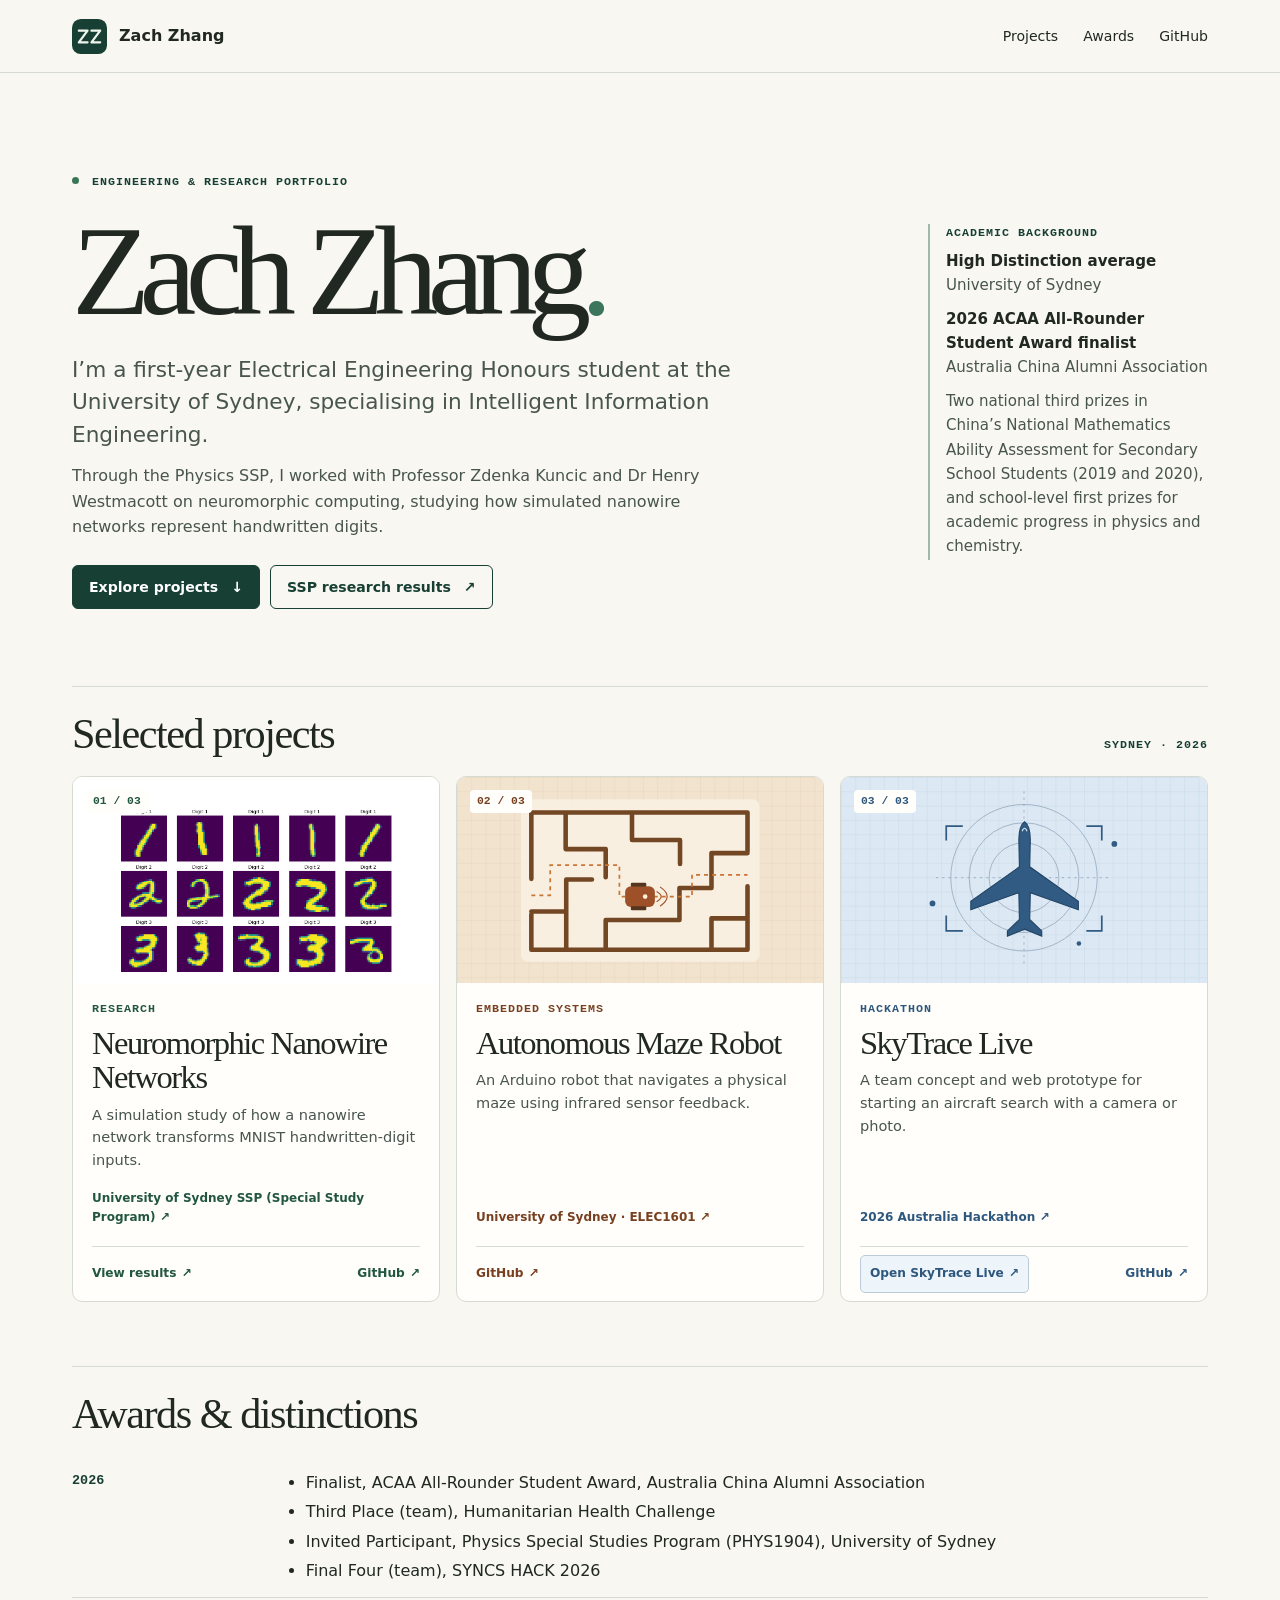
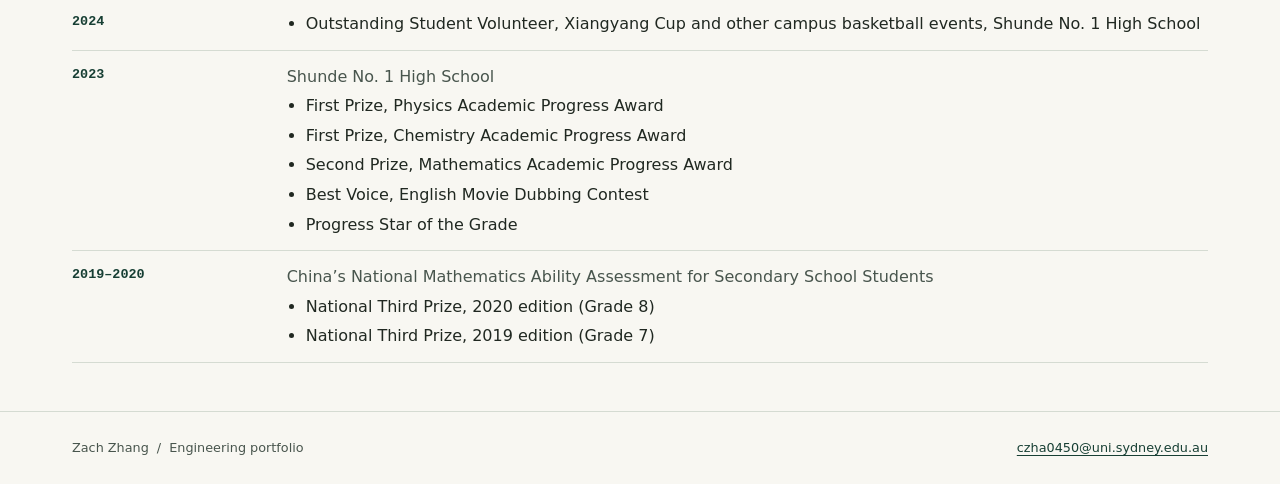
<file: index.html>
<!doctype html>
<html lang="en">
<head>
  <meta charset="utf-8">
  <meta name="viewport" content="width=device-width, initial-scale=1">
  <meta name="description" content="Zach Zhang, a University of Sydney Electrical Engineering Honours student. Projects in neuromorphic computing, embedded systems and aircraft identification.">
  <title>Engineering &amp; Research Portfolio | Zach Zhang</title>
  <link rel="icon" href="assets/mark.svg" type="image/svg+xml">
  <link rel="stylesheet" href="assets/style.css?v=awards-contact">
</head>
<body>
  <a class="skip" href="#main">Skip to content</a>
  <header class="top"><div class="wrap bar">
    <a class="brand" href="index.html"><img src="assets/mark.svg" width="35" height="35" alt=""> Zach Zhang</a>
    <nav aria-label="Main navigation"><a href="#work">Projects</a><a href="#awards">Awards</a><a href="https://github.com/zchenrui712-cell">GitHub</a></nav>
  </div></header>

  <main id="main" class="wrap">
    <section class="intro" aria-labelledby="intro-title"><div>
      <p class="eyebrow"><span class="dot"></span> Engineering &amp; research portfolio</p>
      <h1 id="intro-title">Zach Zhang<span class="period">.</span></h1>
      <p class="lead">I’m a first-year Electrical Engineering Honours student at the University of Sydney, specialising in Intelligent Information Engineering.</p>
      <p class="intro-summary">Through the Physics SSP, I worked with Professor Zdenka Kuncic and Dr Henry Westmacott on neuromorphic computing, studying how simulated nanowire networks represent handwritten digits.</p>
      <div class="intro-links">
        <a class="button primary" href="#work">Explore projects <span aria-hidden="true">↓</span></a>
        <a class="button secondary" href="nwn.html#results">SSP research results <span aria-hidden="true">↗</span></a>
      </div>
    </div>
    <aside class="intro-note" aria-labelledby="background-title">
      <h2 class="eyebrow" id="background-title">Academic background</h2>
      <ul class="academic-highlights">
        <li><strong>High Distinction average</strong><br>University of Sydney</li>
        <li><strong>2026 ACAA All-Rounder Student Award finalist</strong><br>Australia China Alumni Association</li>
        <li>Two national third prizes in China’s National Mathematics Ability Assessment for Secondary School Students (2019 and 2020), and school-level first prizes for academic progress in physics and chemistry.</li>
      </ul>
    </aside></section>
    <section id="work" class="work" aria-labelledby="work-title"><div class="section-top"><h2 id="work-title">Selected projects</h2><span class="eyebrow">Sydney · 2026</span></div><div class="cards"><article class="card nwn">
      <a class="card-overview" href="nwn.html">
        <div class="card-art card-art-samples"><img src="assets/research/mnist-pilot-inputs.png" alt="MNIST samples from the 15-image pilot study" width="969" height="591"><span class="card-index">01 / 03</span></div>
        <div class="card-copy"><p class="eyebrow">Research</p><h3>Neuromorphic Nanowire Networks</h3><p>A simulation study of how a nanowire network transforms MNIST handwritten-digit inputs.</p><span class="card-tag">University of Sydney SSP (Special Study Program) <span aria-hidden="true">↗</span></span></div>
      </a>
      <div class="card-actions"><a href="nwn.html#results">View results <span aria-hidden="true">↗</span></a><a href="https://github.com/zchenrui712-cell/nwn-ssp" aria-label="Neuromorphic Nanowire Networks on GitHub">GitHub <span aria-hidden="true">↗</span></a></div>
    </article>
<article class="card robot">
      <a class="card-overview" href="robot.html">
        <div class="card-art"><img src="assets/robot.svg" alt="" width="640" height="360"><span class="card-index">02 / 03</span></div>
        <div class="card-copy"><p class="eyebrow">Embedded systems</p><h3>Autonomous Maze Robot</h3><p>An Arduino robot that navigates a physical maze using infrared sensor feedback.</p><span class="card-tag">University of Sydney · ELEC1601 <span aria-hidden="true">↗</span></span></div>
      </a>
      <div class="card-actions"><a href="https://github.com/zchenrui712-cell/elec1601-maze-robot" aria-label="Autonomous Maze Robot on GitHub">GitHub <span aria-hidden="true">↗</span></a></div>
    </article>
<article class="card skytrace">
      <a class="card-overview" href="skytrace.html">
        <div class="card-art"><img src="assets/skytrace.svg" alt="" width="640" height="360"><span class="card-index">03 / 03</span></div>
        <div class="card-copy"><p class="eyebrow">Hackathon</p><h3>SkyTrace Live</h3><p>A team concept and web prototype for starting an aircraft search with a camera or photo.</p><span class="card-tag">2026 Australia Hackathon <span aria-hidden="true">↗</span></span></div>
      </a>
      <div class="card-actions"><a class="card-demo" href="skytrace-live/">Open SkyTrace Live <span aria-hidden="true">↗</span></a><a href="https://github.com/zchenrui712-cell/skytrace-live" aria-label="SkyTrace Live on GitHub">GitHub <span aria-hidden="true">↗</span></a></div>
    </article></div></section>
    <section id="awards" class="awards" aria-labelledby="awards-title">
      <div class="section-top"><h2 id="awards-title">Awards &amp; distinctions</h2></div>
      <div class="award-year">
        <h3>2026</h3>
        <ul>
          <li>Finalist, ACAA All-Rounder Student Award, Australia China Alumni Association</li>
          <li>Third Place (team), Humanitarian Health Challenge</li>
          <li>Invited Participant, Physics Special Studies Program (PHYS1904), University of Sydney</li>
          <li>Final Four (team), SYNCS HACK 2026</li>
        </ul>
      </div>
      <div class="award-year">
        <h3>2024</h3>
        <ul><li>Outstanding Student Volunteer, Xiangyang Cup and other campus basketball events, Shunde No. 1 High School</li></ul>
      </div>
      <div class="award-year">
        <h3>2023</h3>
        <div>
          <p>Shunde No. 1 High School</p>
          <ul>
            <li>First Prize, Physics Academic Progress Award</li>
            <li>First Prize, Chemistry Academic Progress Award</li>
            <li>Second Prize, Mathematics Academic Progress Award</li>
            <li>Best Voice, English Movie Dubbing Contest</li>
            <li>Progress Star of the Grade</li>
          </ul>
        </div>
      </div>
      <div class="award-year">
        <h3>2019–2020</h3>
        <div>
          <p>China’s National Mathematics Ability Assessment for Secondary School Students</p>
          <ul>
            <li>National Third Prize, 2020 edition (Grade 8)</li>
            <li>National Third Prize, 2019 edition (Grade 7)</li>
          </ul>
        </div>
      </div>
    </section>
  </main>
  <footer class="foot"><div class="wrap bar contact-bar"><span>Zach Zhang <span class="quiet">/</span> Engineering portfolio</span><a href="mailto:czha0450@uni.sydney.edu.au">czha0450@uni.sydney.edu.au</a></div></footer>
</body>
</html>
</file>
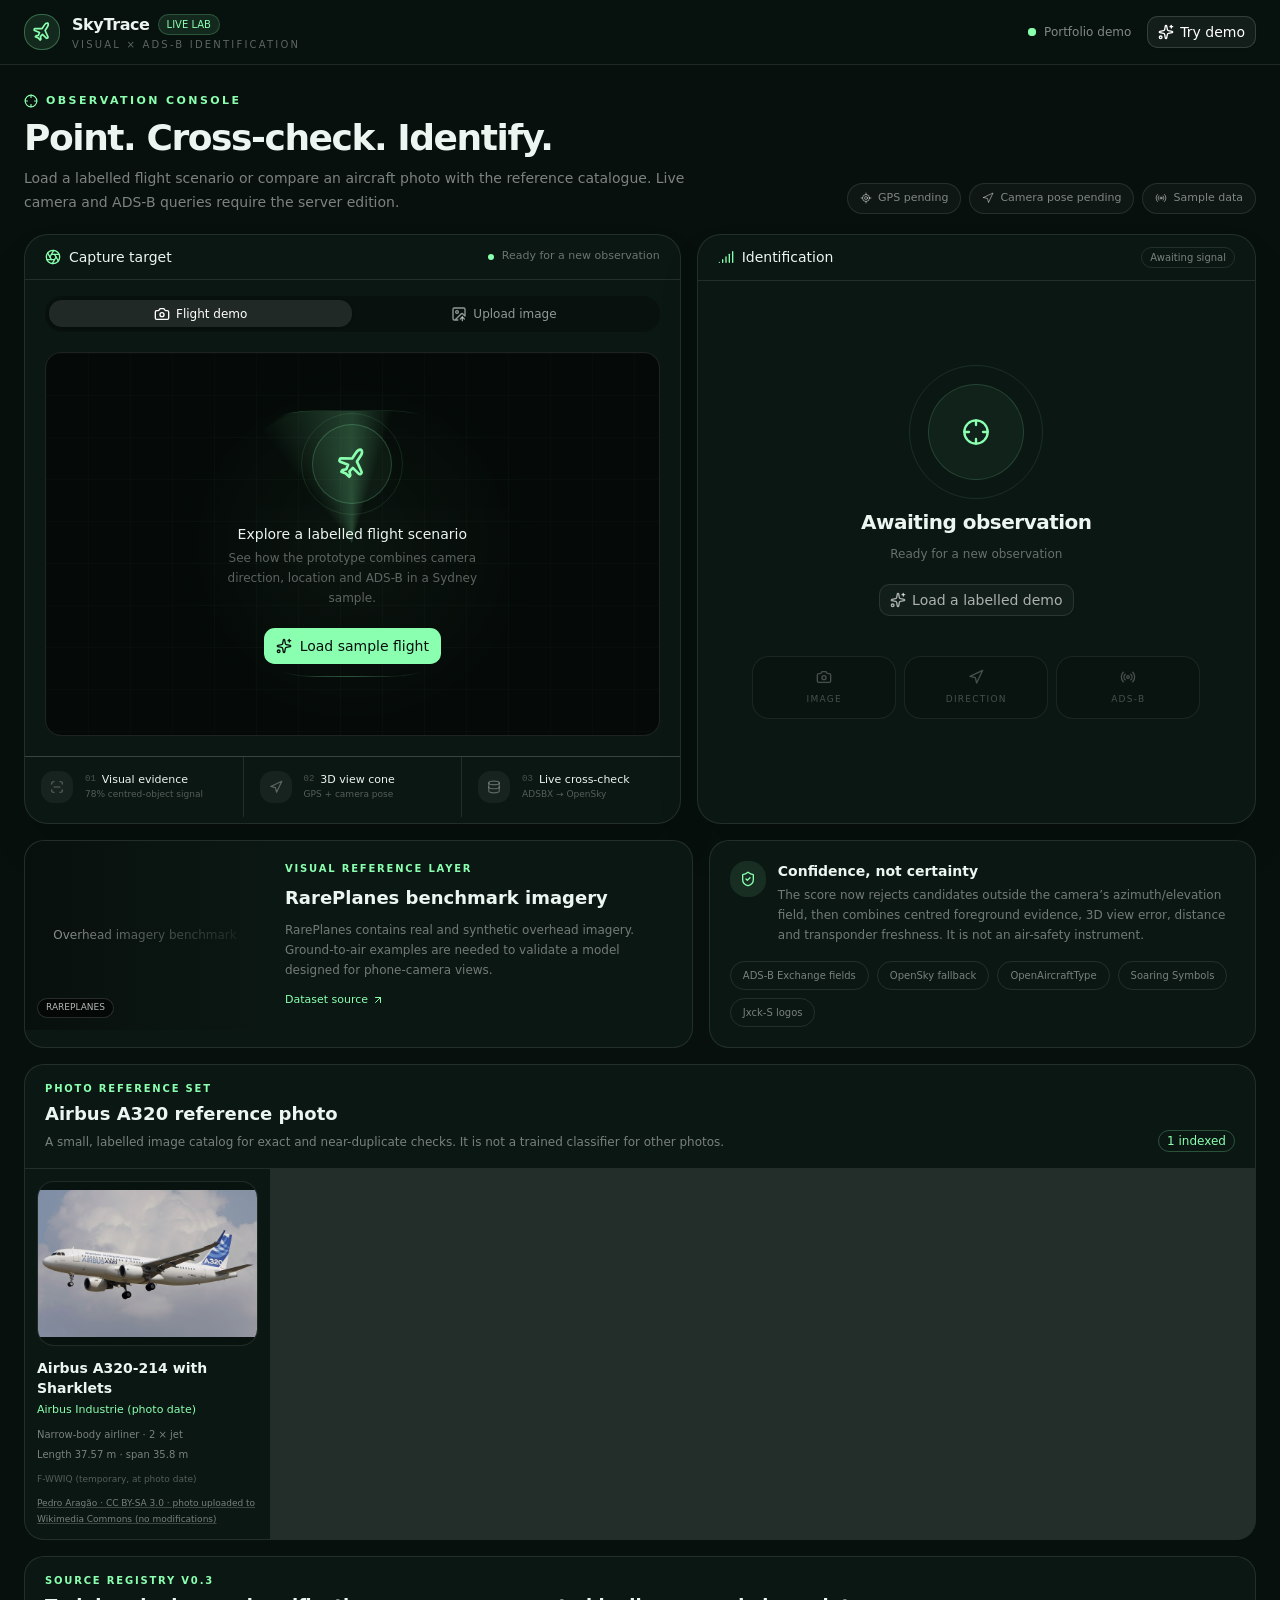
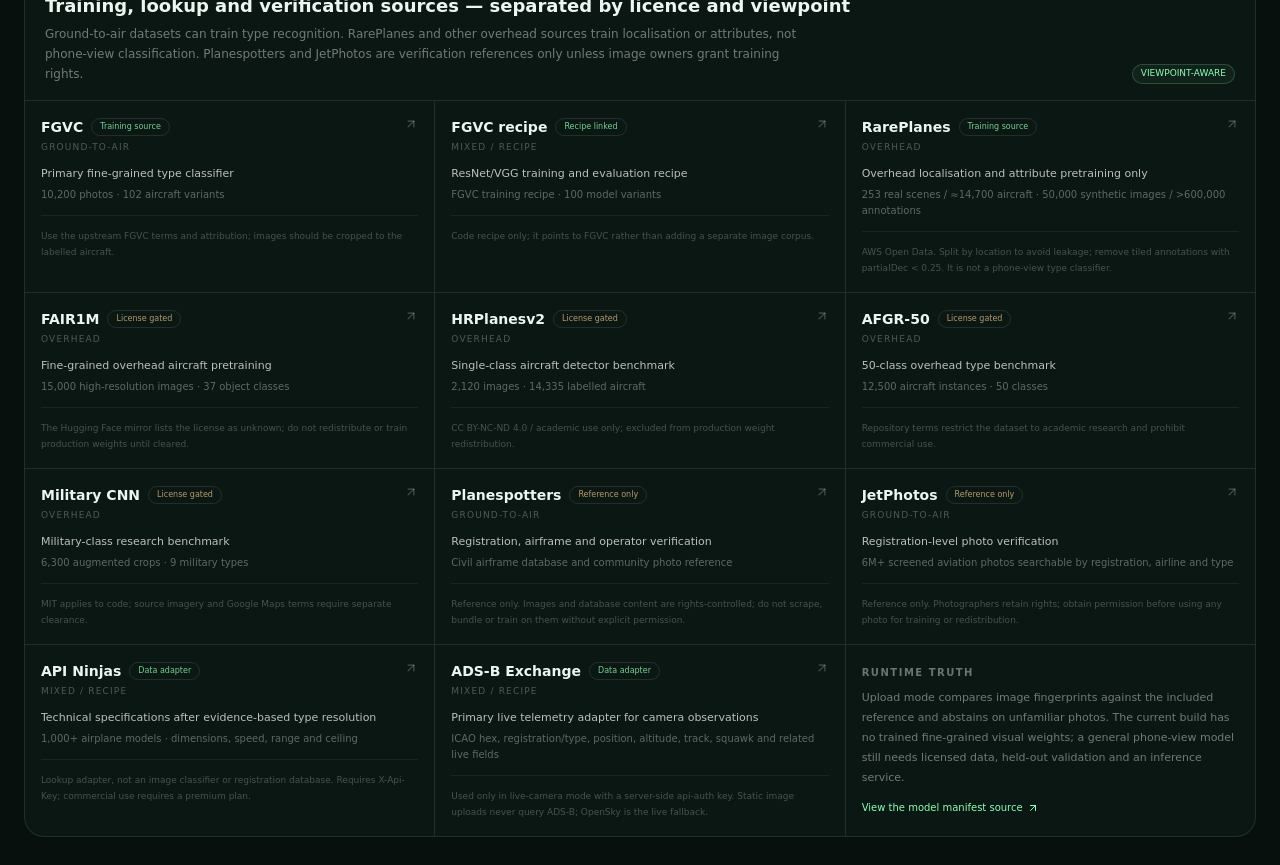
<file: skytrace-live/index.html>
<!doctype html>
<html lang="en">
  <head>
    <meta charset="utf-8">
    <meta name="viewport" content="width=device-width, initial-scale=1">
    <meta name="description" content="The SkyTrace Live aircraft identification prototype from the 2026 Australia Hackathon.">
    <link rel="icon" href="./favicon.svg" type="image/svg+xml">
    <title>SkyTrace Live — Visual Aircraft Identification</title>
    <script type="module" crossorigin src="./assets/index-CQQ0w3uX.js"></script>
    <link rel="stylesheet" crossorigin href="./assets/index-RFSYGuui.css">
  </head>
  <body class="antialiased">
    <div id="root"></div>
  </body>
</html>
</file>
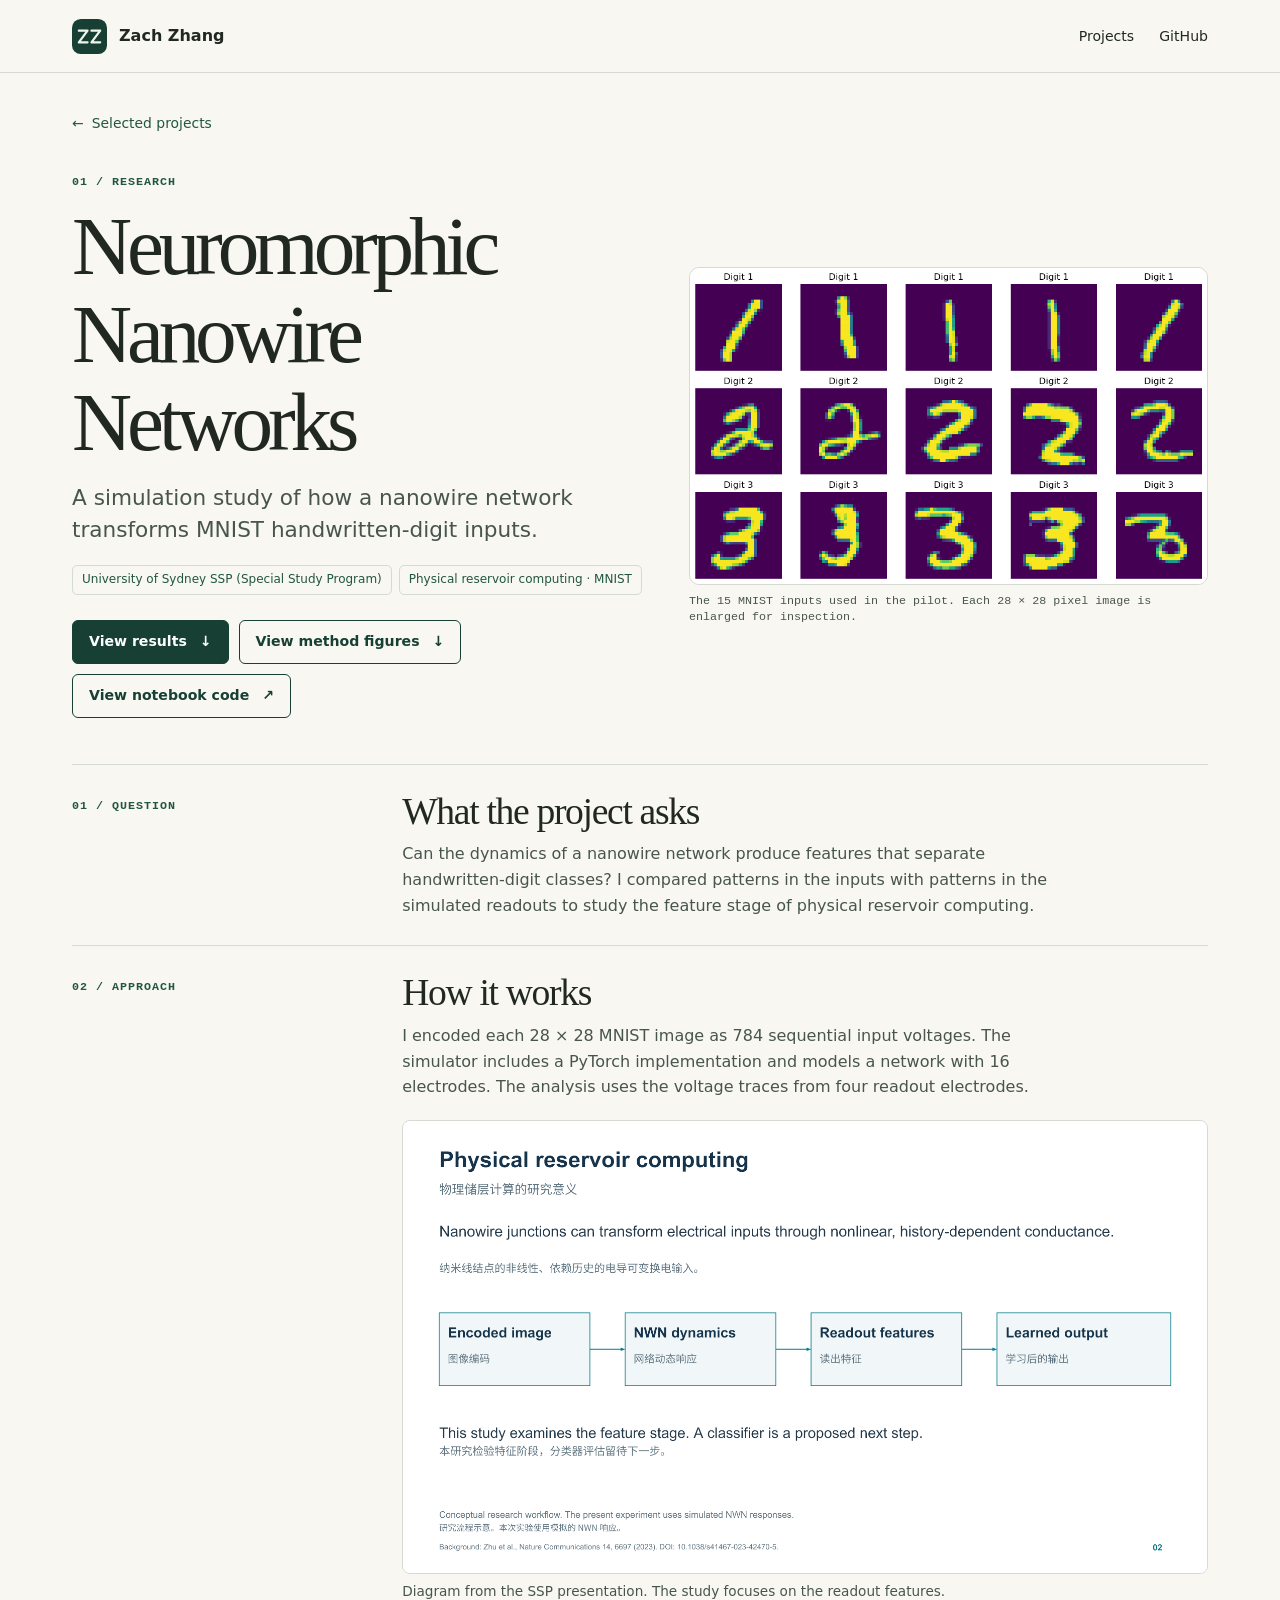
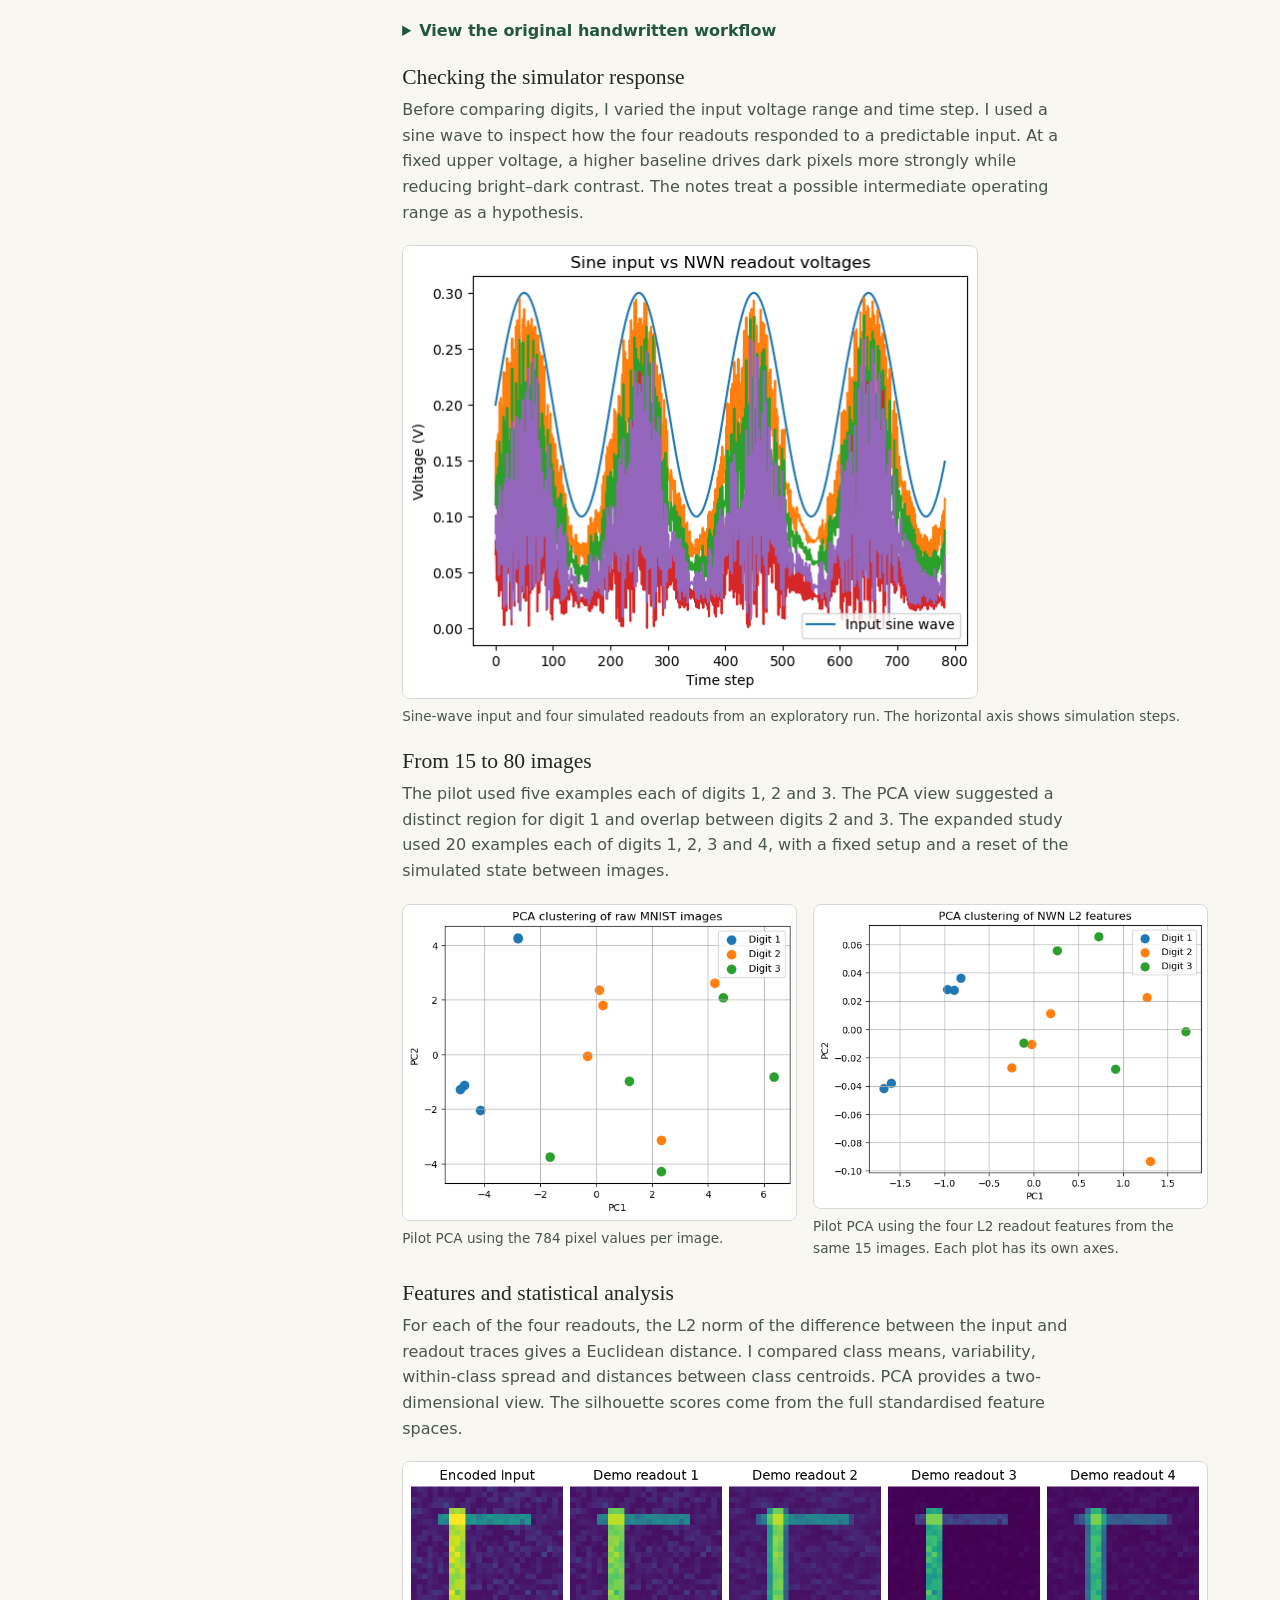
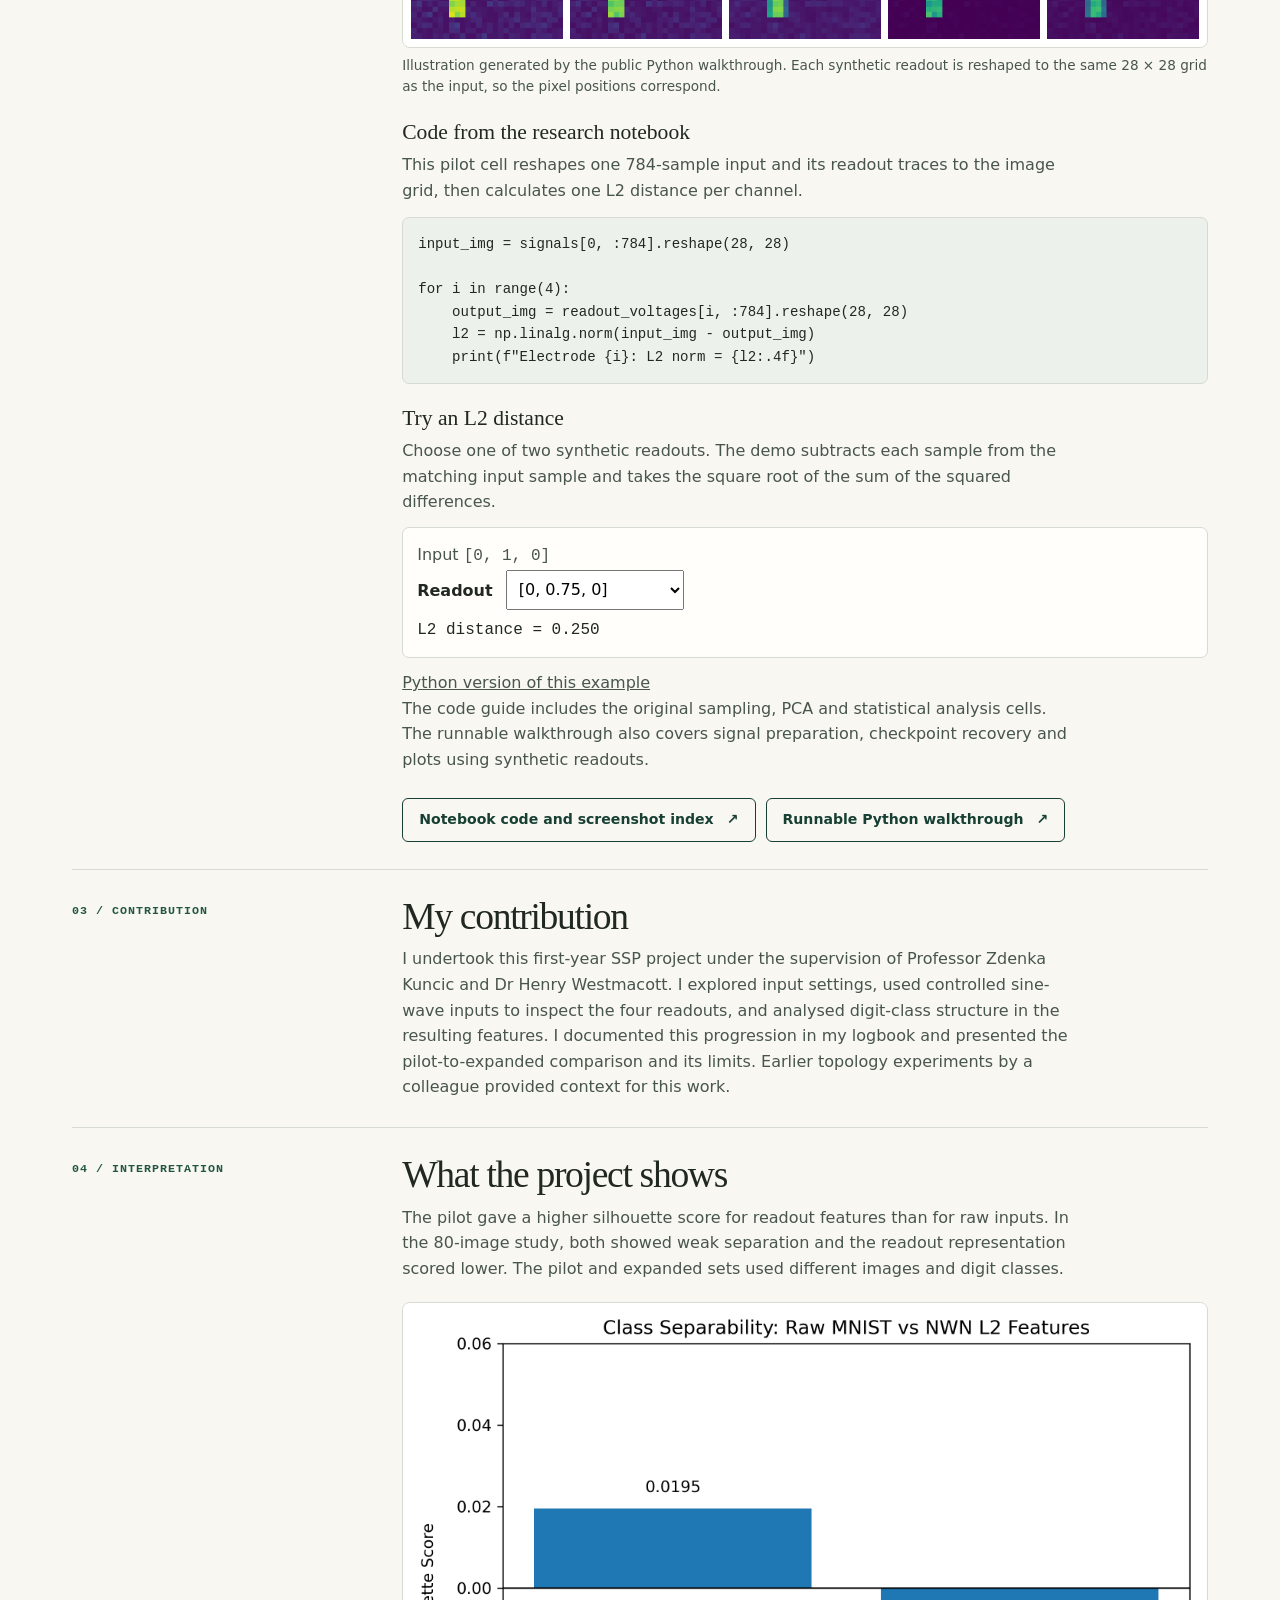
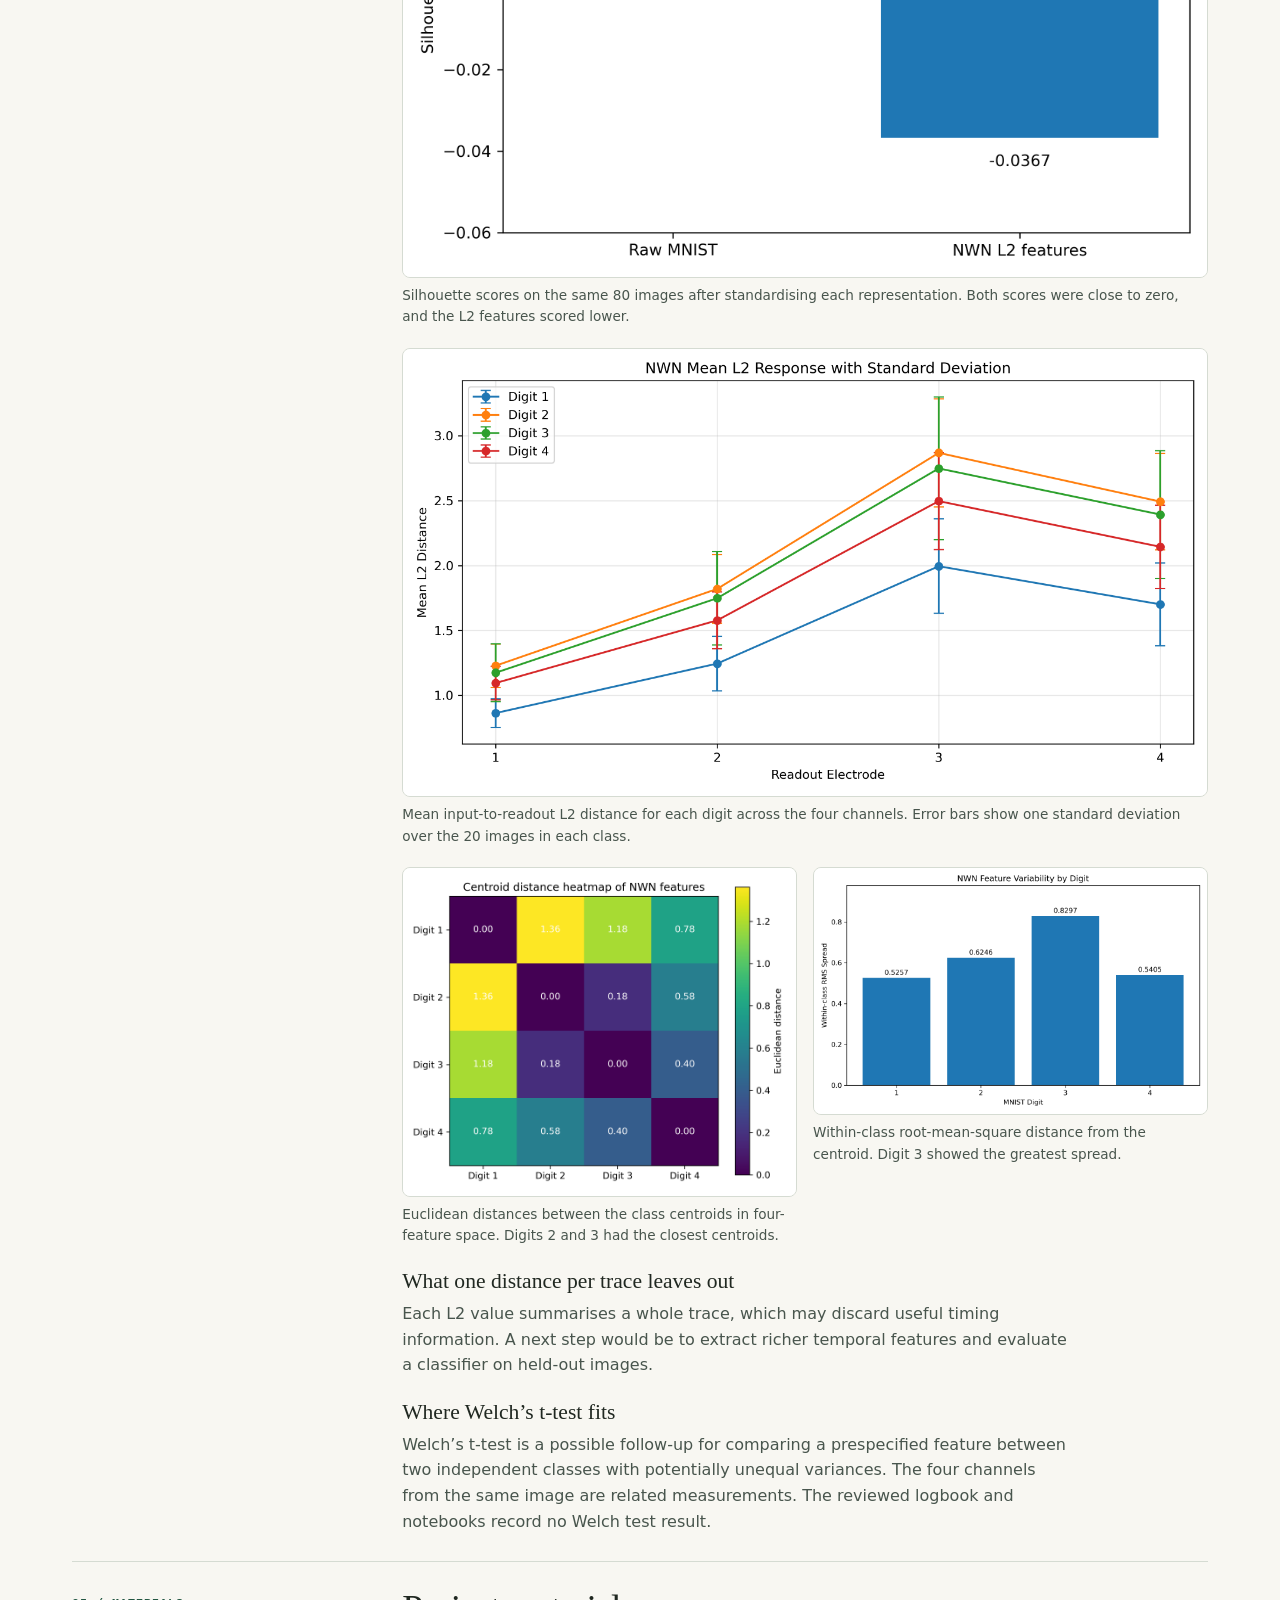
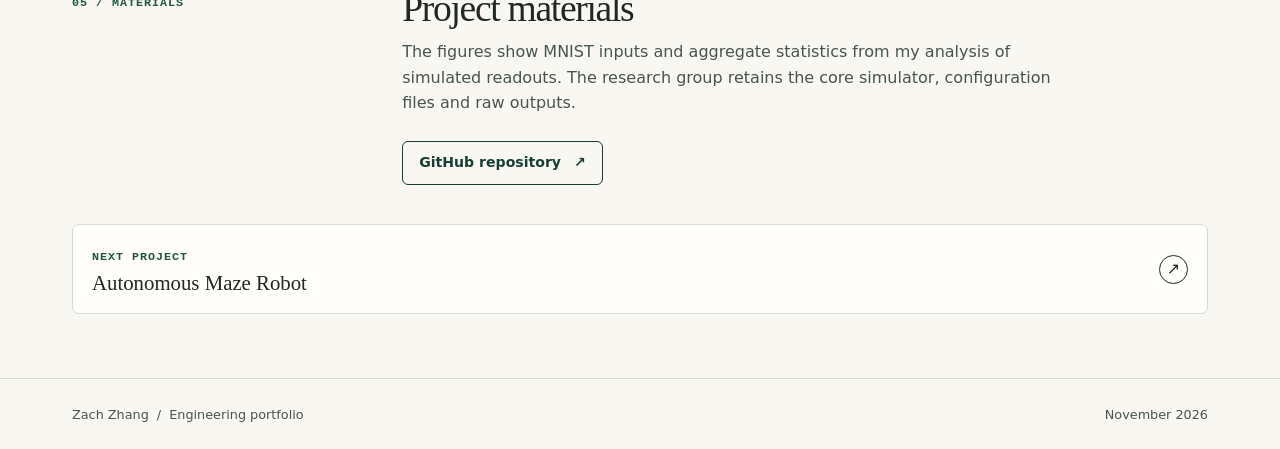
<file: nwn.html>
<!doctype html>
<html lang="en">
<head>
  <meta charset="utf-8">
  <meta name="viewport" content="width=device-width, initial-scale=1">
  <meta name="description" content="A simulation study of how a nanowire network transforms MNIST handwritten-digit inputs.">
  <title>Neuromorphic Nanowire Networks | Zach Zhang</title>
  <link rel="icon" href="assets/mark.svg" type="image/svg+xml">
  <link rel="stylesheet" href="assets/style.css?v=readout-demo">
</head>
<body>
  <a class="skip" href="#main">Skip to content</a>
  <header class="top"><div class="wrap bar">
    <a class="brand" href="index.html"><img src="assets/mark.svg" width="35" height="35" alt=""> Zach Zhang</a>
    <nav aria-label="Main navigation"><a href="index.html#work">Projects</a><a href="https://github.com/zchenrui712-cell">GitHub</a></nav>
  </div></header>

      <main id="main" class="wrap detail nwn">
        <a class="back" href="index.html#work"><span aria-hidden="true">←</span> Selected projects</a>
        <section class="detail-hero"><div><p class="eyebrow">01 / Research</p><h1>Neuromorphic Nanowire Networks</h1><p class="lead">A simulation study of how a nanowire network transforms MNIST handwritten-digit inputs.</p>
          <div class="meta"><span>University of Sydney SSP (Special Study Program)</span><span>Physical reservoir computing · MNIST</span></div><div class="intro-links">
          <a class="button primary" href="#results">View results <span aria-hidden="true">↓</span></a>
          <a class="button secondary" href="#method-figures">View method figures <span aria-hidden="true">↓</span></a>
          <a class="button secondary" href="https://github.com/zchenrui712-cell/nwn-ssp/blob/main/docs/notebook-code.md">View notebook code <span aria-hidden="true">↗</span></a>
        </div></div>
          <figure>
            <a href="assets/research/mnist-pilot-inputs.png"><img src="assets/research/mnist-pilot-inputs.png" width="969" height="591" alt="Fifteen MNIST inputs arranged in rows of five handwritten ones, twos and threes"></a>
            <figcaption>The 15 MNIST inputs used in the pilot. Each 28 × 28 pixel image is enlarged for inspection.</figcaption>
          </figure>
        </section>
        <section class="detail-section"><p class="eyebrow">01 / Question</p><div><h2>What the project asks</h2><p>Can the dynamics of a nanowire network produce features that separate handwritten-digit classes? I compared patterns in the inputs with patterns in the simulated readouts to study the feature stage of physical reservoir computing.</p></div></section>
        <section class="detail-section"><p class="eyebrow">02 / Approach</p><div><h2>How it works</h2><p>I encoded each 28 × 28 MNIST image as 784 sequential input voltages. The simulator includes a PyTorch implementation and models a network with 16 electrodes. The analysis uses the voltage traces from four readout electrodes.</p><figure class="research-figure">
        <img src="assets/reservoir-workflow.png" width="1600" height="900" loading="lazy" alt="SSP presentation diagram connecting encoded images, nanowire-network dynamics and readout features">
        <figcaption>Diagram from the SSP presentation. The study focuses on the readout features.</figcaption>
      </figure>
      <details class="logbook-preview">
        <summary>View the original handwritten workflow</summary>
        <figure class="research-figure">
          <img src="assets/logbook-workflow.jpg" width="1075" height="1302" loading="lazy" alt="Handwritten workflow from MNIST voltage encoding to four readouts, feature extraction and statistical analysis">
          <figcaption>Conceptual workflow from my SSP research logbook, page 9.</figcaption>
        </figure>
      </details>
      <h3 class="research-code-heading" id="method-figures">Checking the simulator response</h3>
      <p>Before comparing digits, I varied the input voltage range and time step. I used a sine wave to inspect how the four readouts responded to a predictable input. At a fixed upper voltage, a higher baseline drives dark pixels more strongly while reducing bright–dark contrast. The notes treat a possible intermediate operating range as a hypothesis.</p>
      <figure class="research-figure">
        <a href="assets/research/sine-input-and-readouts.png"><img src="assets/research/sine-input-and-readouts.png" width="576" height="453" loading="lazy" alt="Smooth sine-wave input in blue overlaid with four simulated readout voltage traces"></a>
        <figcaption>Sine-wave input and four simulated readouts from an exploratory run. The horizontal axis shows simulation steps.</figcaption>
      </figure>
      <h3 class="research-code-heading">From 15 to 80 images</h3>
      <p>The pilot used five examples each of digits 1, 2 and 3. The PCA view suggested a distinct region for digit 1 and overlap between digits 2 and 3. The expanded study used 20 examples each of digits 1, 2, 3 and 4, with a fixed setup and a reset of the simulated state between images.</p>
      <div class="research-figures">
        <figure class="research-figure">
          <a href="assets/research/pilot-pca-pixels.png"><img src="assets/research/pilot-pca-pixels.png" width="565" height="453" loading="lazy" alt="Pilot PCA scatter plot of raw MNIST pixels, coloured by digit"></a>
          <figcaption>Pilot PCA using the 784 pixel values per image.</figcaption>
        </figure>
        <figure class="research-figure">
          <a href="assets/research/pilot-pca-readout.png"><img src="assets/research/pilot-pca-readout.png" width="587" height="453" loading="lazy" alt="Pilot PCA scatter plot of four readout features, with digits 2 and 3 overlapping"></a>
          <figcaption>Pilot PCA using the four L2 readout features from the same 15 images. Each plot has its own axes.</figcaption>
        </figure>
      </div>
      <h3 class="research-code-heading">Features and statistical analysis</h3>
      <p>For each of the four readouts, the L2 norm of the difference between the input and readout traces gives a Euclidean distance. I compared class means, variability, within-class spread and distances between class centroids. PCA provides a two-dimensional view. The silhouette scores come from the full standardised feature spaces.</p>
      <figure class="research-figure">
        <a href="assets/research/synthetic-readout-inspection.png"><img src="assets/research/synthetic-readout-inspection.png" width="1416" height="325" loading="lazy" alt="A synthetic input pattern and four synthetic readouts rendered as five 28 by 28 grids"></a>
        <figcaption>Illustration generated by the public Python walkthrough. Each synthetic readout is reshaped to the same 28 × 28 grid as the input, so the pixel positions correspond.</figcaption>
      </figure>
      <h3 class="research-code-heading">Code from the research notebook</h3>
      <p>This pilot cell reshapes one 784-sample input and its readout traces to the image grid, then calculates one L2 distance per channel.</p>
      <pre class="research-code"><code>input_img = signals[0, :784].reshape(28, 28)

for i in range(4):
    output_img = readout_voltages[i, :784].reshape(28, 28)
    l2 = np.linalg.norm(input_img - output_img)
    print(f&quot;Electrode {i}: L2 norm = {l2:.4f}&quot;)</code></pre>
      <h3 class="research-code-heading" id="readout-example">Try an L2 distance</h3>
      <p>Choose one of two synthetic readouts. The demo subtracts each sample from the matching input sample and takes the square root of the sum of the squared differences.</p>
      <div class="readout-demo">
        <p>Input <code>[0, 1, 0]</code></p>
        <label for="demo-readout">Readout</label>
        <select id="demo-readout">
          <option value="[0, 0.75, 0]">[0, 0.75, 0]</option>
          <option value="[0.25, 0.75, 0.25]">[0.25, 0.75, 0.25]</option>
        </select>
        <output id="demo-distance" for="demo-readout" aria-live="polite">L2 distance = 0.250</output>
      </div>
      <script type="module" src="assets/readout-distance.js"></script>
      <p><a href="https://github.com/zchenrui712-cell/nwn-ssp/blob/main/examples/readout_distance.py">Python version of this example</a></p>
      <p>The code guide includes the original sampling, PCA and statistical analysis cells. The runnable walkthrough also covers signal preparation, checkpoint recovery and plots using synthetic readouts.</p>
      <div class="intro-links">
        <a class="button secondary" href="https://github.com/zchenrui712-cell/nwn-ssp/blob/main/docs/notebook-code.md" target="_blank" rel="noopener noreferrer">Notebook code and screenshot index <span aria-hidden="true">↗</span></a>
        <a class="button secondary" href="https://github.com/zchenrui712-cell/nwn-ssp/blob/main/analysis/demo.py" target="_blank" rel="noopener noreferrer">Runnable Python walkthrough <span aria-hidden="true">↗</span></a>
      </div></div></section>
        <section class="detail-section"><p class="eyebrow">03 / Contribution</p><div><h2>My contribution</h2><p>I undertook this first-year SSP project under the supervision of Professor Zdenka Kuncic and Dr Henry Westmacott. I explored input settings, used controlled sine-wave inputs to inspect the four readouts, and analysed digit-class structure in the resulting features. I documented this progression in my logbook and presented the pilot-to-expanded comparison and its limits. Earlier topology experiments by a colleague provided context for this work.</p></div></section>
        <section id="results" class="detail-section"><p class="eyebrow">04 / Interpretation</p><div><h2>What the project shows</h2><p>The pilot gave a higher silhouette score for readout features than for raw inputs. In the 80-image study, both showed weak separation and the readout representation scored lower. The pilot and expanded sets used different images and digit classes.</p>
        <figure class="research-figure">
          <a href="assets/research/silhouette-comparison.png"><img src="assets/research/silhouette-comparison.png" width="2100" height="1500" loading="lazy" alt="Silhouette scores of 0.0195 for raw MNIST and −0.0367 for the four nanowire-network L2 features"></a>
          <figcaption>Silhouette scores on the same 80 images after standardising each representation. Both scores were close to zero, and the L2 features scored lower.</figcaption>
        </figure>
        <figure class="research-figure">
          <a href="assets/research/electrode-mean-sd.png"><img src="assets/research/electrode-mean-sd.png" width="2700" height="1500" loading="lazy" alt="Mean L2 distance and standard deviation for digits 1 through 4 across four readout channels"></a>
          <figcaption>Mean input-to-readout L2 distance for each digit across the four channels. Error bars show one standard deviation over the 20 images in each class.</figcaption>
        </figure>
        <div class="research-figures">
          <figure class="research-figure">
            <a href="assets/research/centroid-distances.png"><img src="assets/research/centroid-distances.png" width="1800" height="1500" loading="lazy" alt="Class-centroid distance heatmap with digits 2 and 3 the closest pair"></a>
            <figcaption>Euclidean distances between the class centroids in four-feature space. Digits 2 and 3 had the closest centroids.</figcaption>
          </figure>
          <figure class="research-figure">
            <a href="assets/research/within-class-spread.png"><img src="assets/research/within-class-spread.png" width="2400" height="1500" loading="lazy" alt="Within-class RMS spread by digit, with digit 3 showing the largest spread"></a>
            <figcaption>Within-class root-mean-square distance from the centroid. Digit 3 showed the greatest spread.</figcaption>
          </figure>
        </div>
        <h3 class="research-code-heading">What one distance per trace leaves out</h3>
        <p>Each L2 value summarises a whole trace, which may discard useful timing information. A next step would be to extract richer temporal features and evaluate a classifier on held-out images.</p>
        <h3 class="research-code-heading">Where Welch’s t-test fits</h3>
        <p>Welch’s t-test is a possible follow-up for comparing a prespecified feature between two independent classes with potentially unequal variances. The four channels from the same image are related measurements. The reviewed logbook and notebooks record no Welch test result.</p></div></section>
        <section class="detail-section"><p class="eyebrow">05 / Materials</p><div><h2>Project materials</h2><p>The figures show MNIST inputs and aggregate statistics from my analysis of simulated readouts. The research group retains the core simulator, configuration files and raw outputs.</p><div class="intro-links"><a class="button secondary" href="https://github.com/zchenrui712-cell/nwn-ssp" target="_blank" rel="noopener noreferrer">GitHub repository <span aria-hidden="true">↗</span></a></div></div></section>
        <a class="next" href="robot.html"><div><span class="eyebrow">Next project</span><strong>Autonomous Maze Robot</strong></div><span class="arrow" aria-hidden="true">↗</span></a>
      </main>
  <footer class="foot"><div class="wrap bar"><span>Zach Zhang <span class="quiet">/</span> Engineering portfolio</span><span class="foot-status">November 2026</span></div></footer>
</body>
</html>
</file>
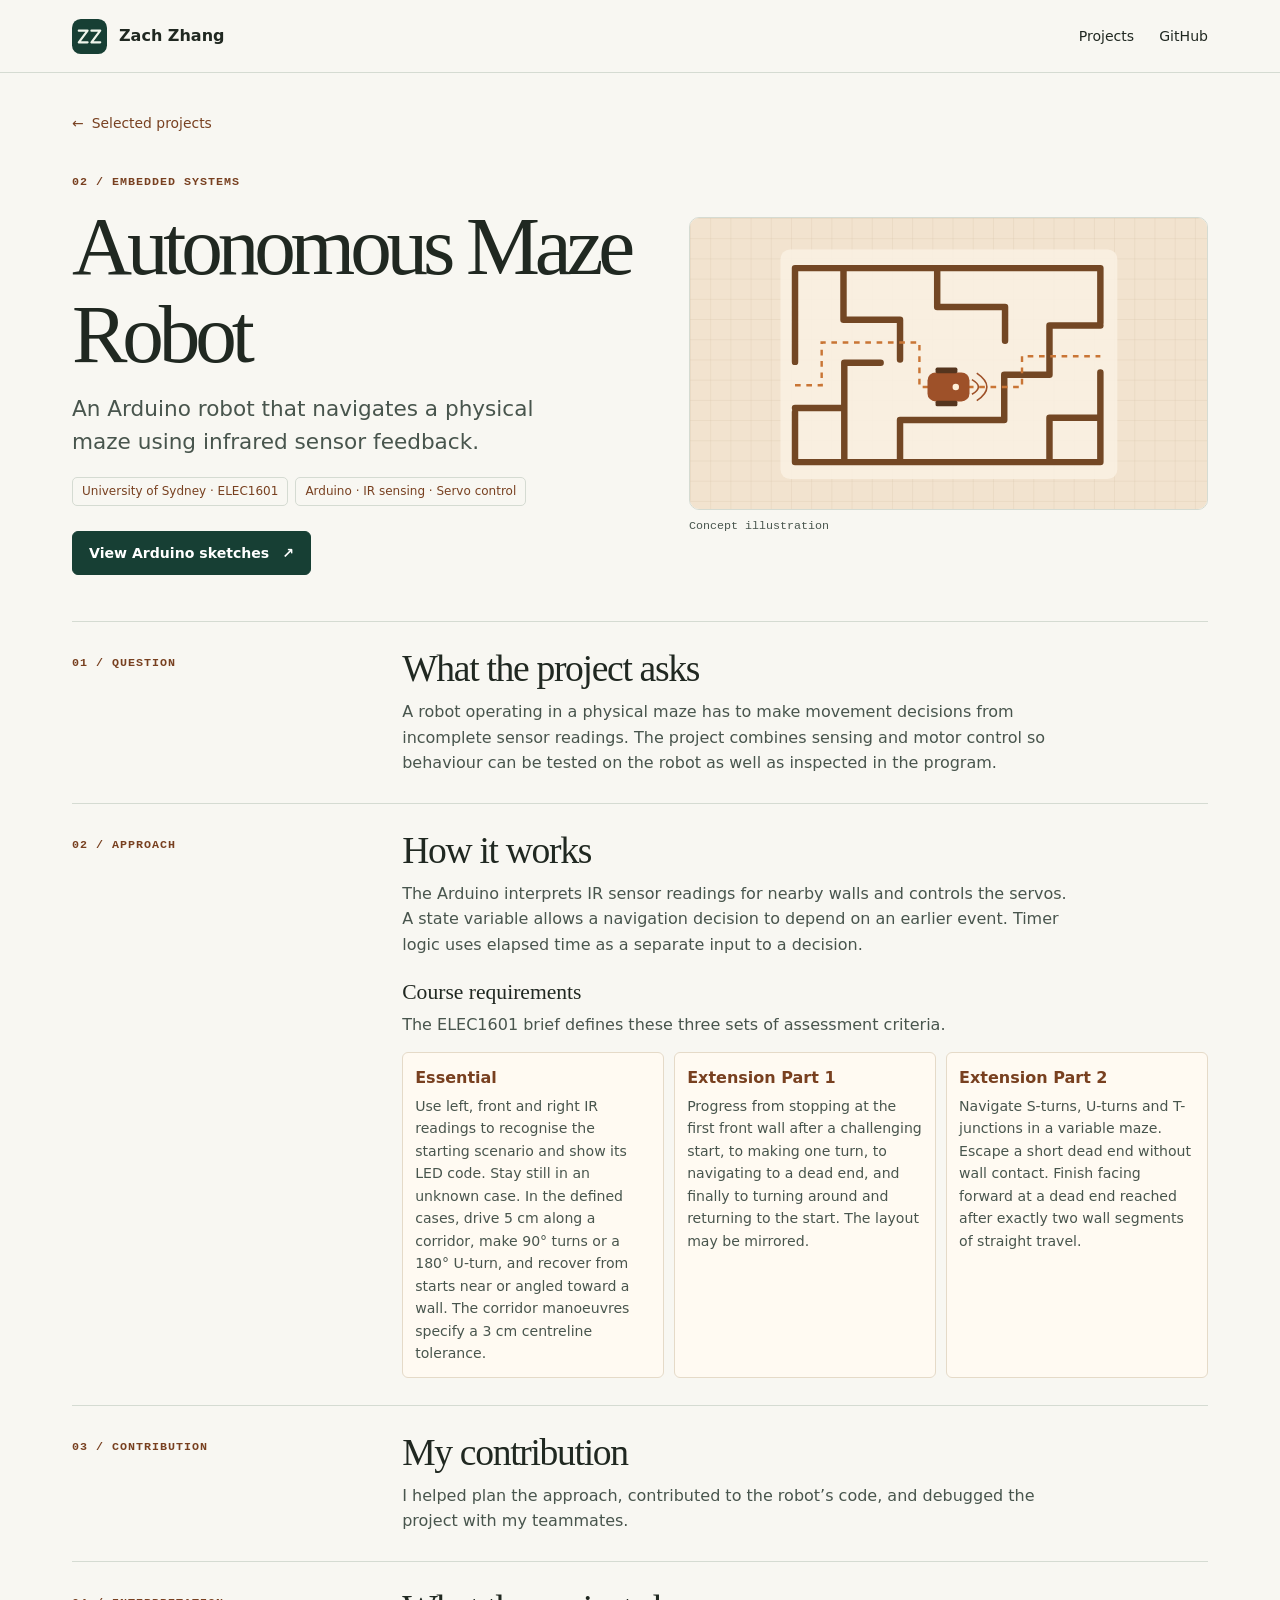
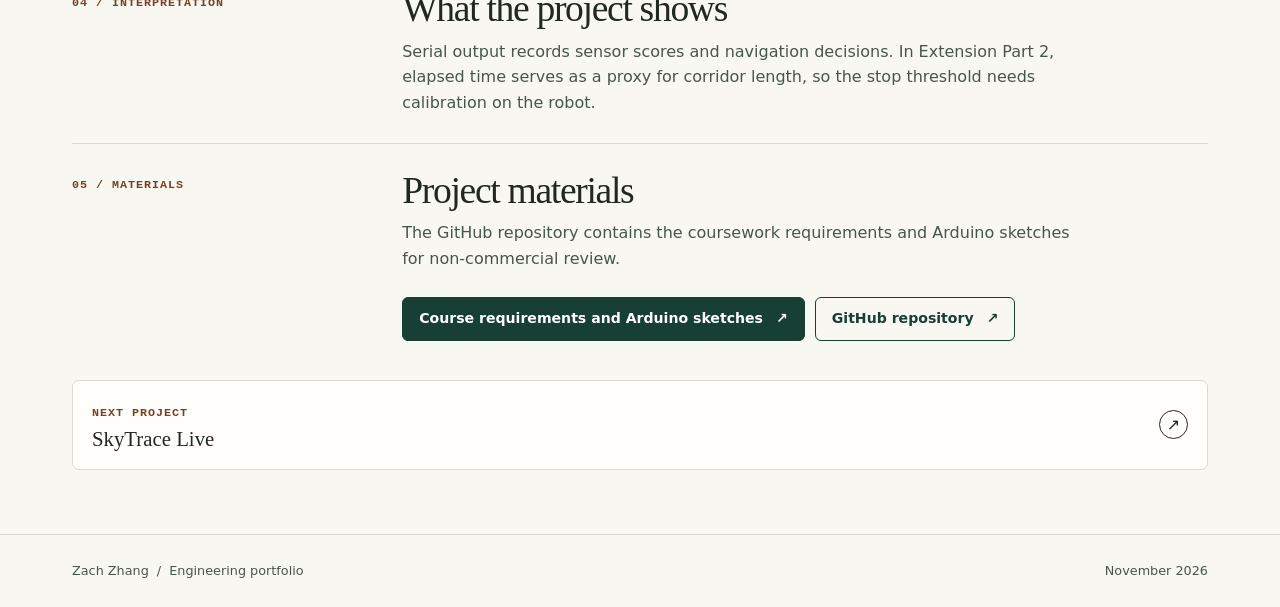
<file: robot.html>
<!doctype html>
<html lang="en">
<head>
  <meta charset="utf-8">
  <meta name="viewport" content="width=device-width, initial-scale=1">
  <meta name="description" content="An Arduino robot that navigates a physical maze using infrared sensor feedback.">
  <title>Autonomous Maze Robot | Zach Zhang</title>
  <link rel="icon" href="assets/mark.svg" type="image/svg+xml">
  <link rel="stylesheet" href="assets/style.css">
</head>
<body>
  <a class="skip" href="#main">Skip to content</a>
  <header class="top"><div class="wrap bar">
    <a class="brand" href="index.html"><img src="assets/mark.svg" width="35" height="35" alt=""> Zach Zhang</a>
    <nav aria-label="Main navigation"><a href="index.html#work">Projects</a><a href="https://github.com/zchenrui712-cell">GitHub</a></nav>
  </div></header>

      <main id="main" class="wrap detail robot">
        <a class="back" href="index.html#work"><span aria-hidden="true">←</span> Selected projects</a>
        <section class="detail-hero"><div><p class="eyebrow">02 / Embedded systems</p><h1>Autonomous Maze Robot</h1><p class="lead">An Arduino robot that navigates a physical maze using infrared sensor feedback.</p>
          <div class="meta"><span>University of Sydney · ELEC1601</span><span>Arduino · IR sensing · Servo control</span></div><div class="intro-links">
          <a class="button primary" href="https://github.com/zchenrui712-cell/elec1601-maze-robot#arduino-sketches">View Arduino sketches <span aria-hidden="true">↗</span></a>
        </div></div>
          <figure><img src="assets/robot.svg" width="640" height="360" alt="Illustration of a robot in a maze"><figcaption>Concept illustration</figcaption></figure>
        </section>
        <section class="detail-section"><p class="eyebrow">01 / Question</p><div><h2>What the project asks</h2><p>A robot operating in a physical maze has to make movement decisions from incomplete sensor readings. The project combines sensing and motor control so behaviour can be tested on the robot as well as inspected in the program.</p></div></section>
        <section class="detail-section"><p class="eyebrow">02 / Approach</p><div><h2>How it works</h2><p>The Arduino interprets IR sensor readings for nearby walls and controls the servos. A state variable allows a navigation decision to depend on an earlier event. Timer logic uses elapsed time as a separate input to a decision.</p><h3 class="research-code-heading">Course requirements</h3>
        <p>The ELEC1601 brief defines these three sets of assessment criteria.</p>
        <dl class="stages">
          <div><dt>Essential</dt><dd>Use left, front and right IR readings to recognise the starting scenario and show its LED code. Stay still in an unknown case. In the defined cases, drive 5 cm along a corridor, make 90° turns or a 180° U-turn, and recover from starts near or angled toward a wall. The corridor manoeuvres specify a 3 cm centreline tolerance.</dd></div>
          <div><dt>Extension Part 1</dt><dd>Progress from stopping at the first front wall after a challenging start, to making one turn, to navigating to a dead end, and finally to turning around and returning to the start. The layout may be mirrored.</dd></div>
          <div><dt>Extension Part 2</dt><dd>Navigate S-turns, U-turns and T-junctions in a variable maze. Escape a short dead end without wall contact. Finish facing forward at a dead end reached after exactly two wall segments of straight travel.</dd></div>
        </dl></div></section>
        <section class="detail-section"><p class="eyebrow">03 / Contribution</p><div><h2>My contribution</h2><p>I helped plan the approach, contributed to the robot’s code, and debugged the project with my teammates.</p></div></section>
        <section class="detail-section"><p class="eyebrow">04 / Interpretation</p><div><h2>What the project shows</h2><p>Serial output records sensor scores and navigation decisions. In Extension Part 2, elapsed time serves as a proxy for corridor length, so the stop threshold needs calibration on the robot.</p></div></section>
        <section class="detail-section"><p class="eyebrow">05 / Materials</p><div><h2>Project materials</h2><p>The GitHub repository contains the coursework requirements and Arduino sketches for non-commercial review.</p><div class="intro-links"><a class="button primary" href="https://github.com/zchenrui712-cell/elec1601-maze-robot#course-requirements" target="_blank" rel="noopener noreferrer">Course requirements and Arduino sketches <span aria-hidden="true">↗</span></a><a class="button secondary" href="https://github.com/zchenrui712-cell/elec1601-maze-robot" target="_blank" rel="noopener noreferrer">GitHub repository <span aria-hidden="true">↗</span></a></div></div></section>
        <a class="next" href="skytrace.html"><div><span class="eyebrow">Next project</span><strong>SkyTrace Live</strong></div><span class="arrow" aria-hidden="true">↗</span></a>
      </main>
  <footer class="foot"><div class="wrap bar"><span>Zach Zhang <span class="quiet">/</span> Engineering portfolio</span><span class="foot-status">November 2026</span></div></footer>
</body>
</html>
</file>
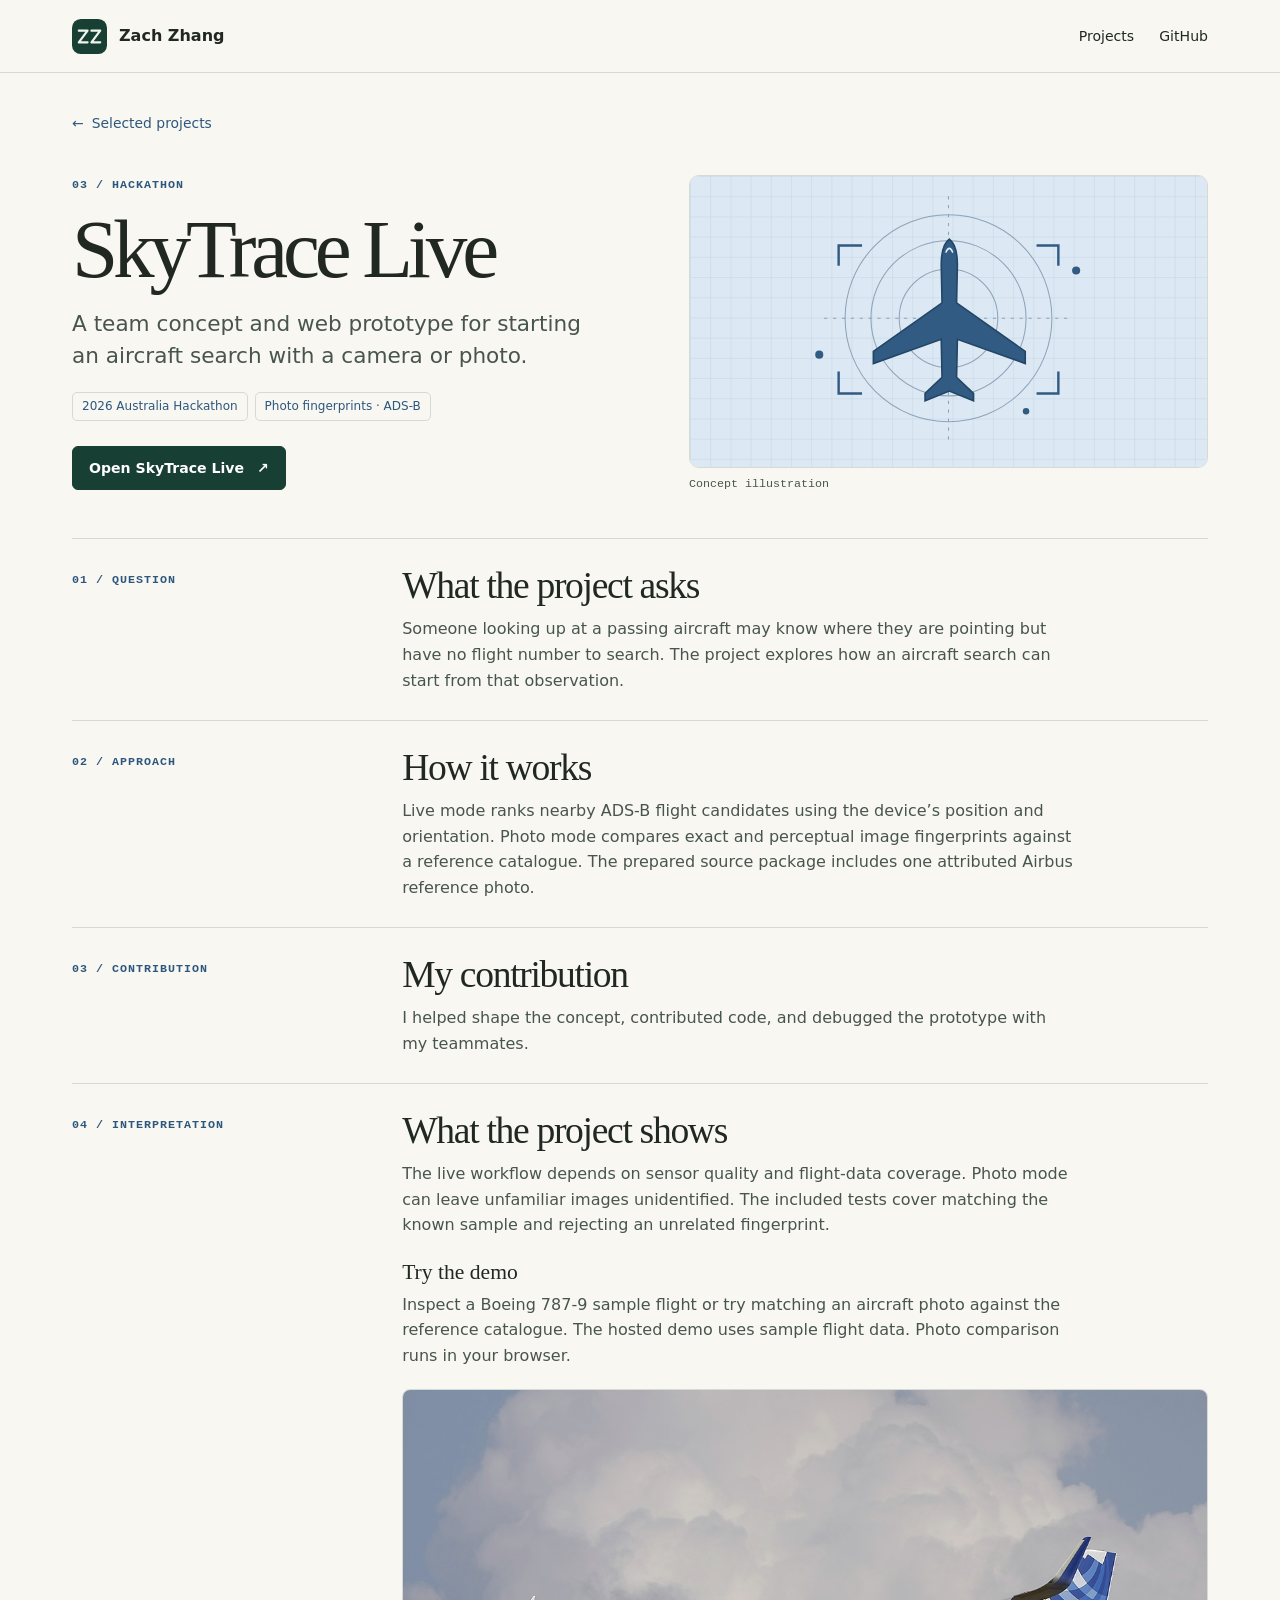
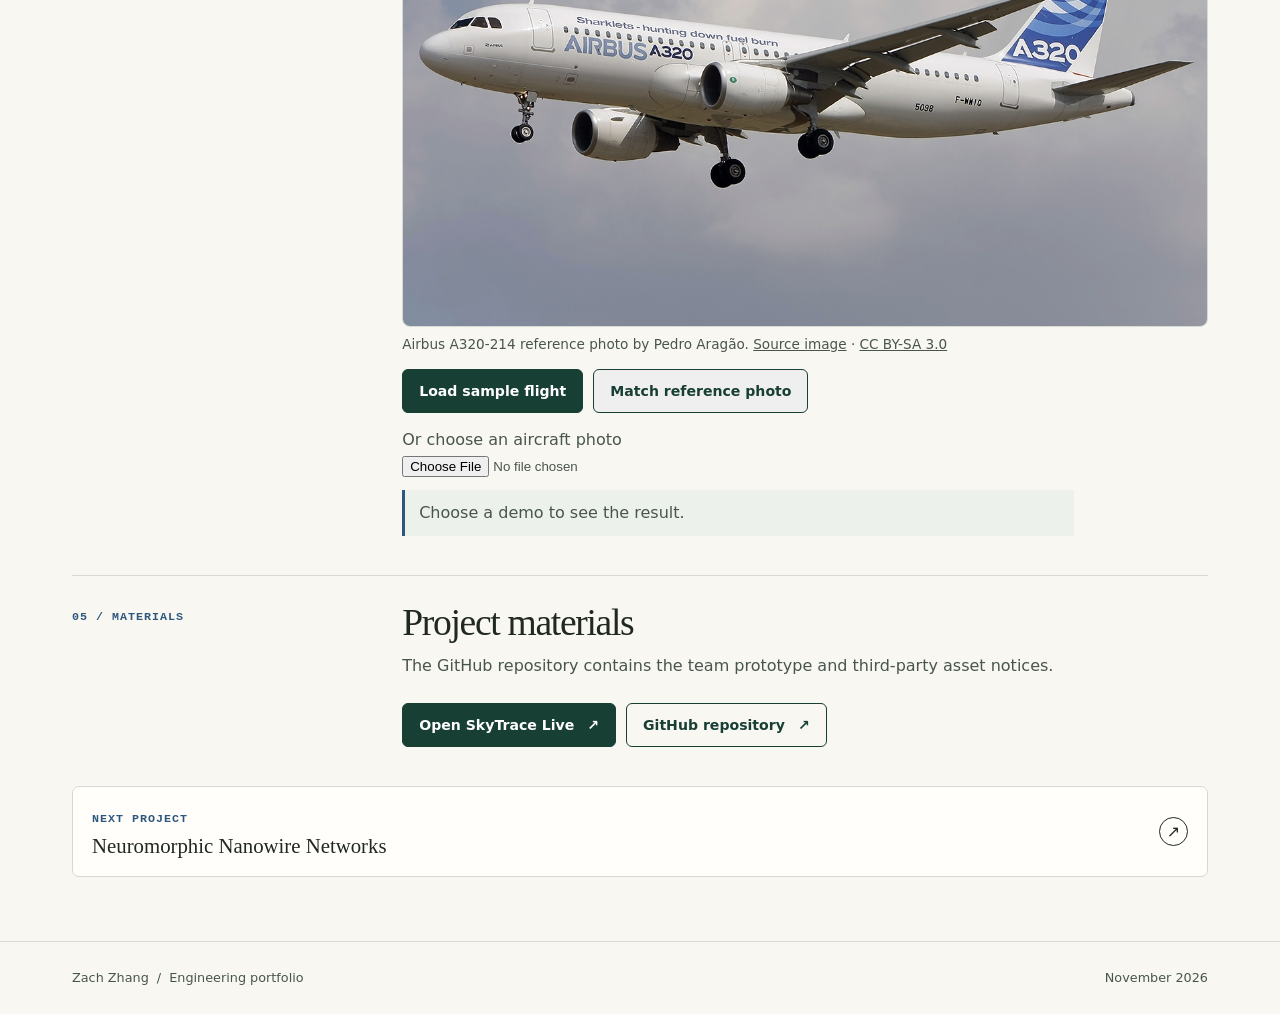
<file: skytrace.html>
<!doctype html>
<html lang="en">
<head>
  <meta charset="utf-8">
  <meta name="viewport" content="width=device-width, initial-scale=1">
  <meta name="description" content="A team concept and web prototype for starting an aircraft search with a camera or photo.">
  <title>SkyTrace Live | Zach Zhang</title>
  <link rel="icon" href="assets/mark.svg" type="image/svg+xml">
  <link rel="stylesheet" href="assets/style.css">
</head>
<body>
  <a class="skip" href="#main">Skip to content</a>
  <header class="top"><div class="wrap bar">
    <a class="brand" href="index.html"><img src="assets/mark.svg" width="35" height="35" alt=""> Zach Zhang</a>
    <nav aria-label="Main navigation"><a href="index.html#work">Projects</a><a href="https://github.com/zchenrui712-cell">GitHub</a></nav>
  </div></header>

      <main id="main" class="wrap detail skytrace">
        <a class="back" href="index.html#work"><span aria-hidden="true">←</span> Selected projects</a>
        <section class="detail-hero"><div><p class="eyebrow">03 / Hackathon</p><h1>SkyTrace Live</h1><p class="lead">A team concept and web prototype for starting an aircraft search with a camera or photo.</p>
          <div class="meta"><span>2026 Australia Hackathon</span><span>Photo fingerprints · ADS-B</span></div><div class="intro-links">
          <a class="button primary" href="skytrace-live/" target="_blank" rel="noopener noreferrer">Open SkyTrace Live <span aria-hidden="true">↗</span></a>
        </div></div>
          <figure><img src="assets/skytrace.svg" width="640" height="360" alt="Illustration of an aircraft in a camera frame"><figcaption>Concept illustration</figcaption></figure>
        </section>
        <section class="detail-section"><p class="eyebrow">01 / Question</p><div><h2>What the project asks</h2><p>Someone looking up at a passing aircraft may know where they are pointing but have no flight number to search. The project explores how an aircraft search can start from that observation.</p></div></section>
        <section class="detail-section"><p class="eyebrow">02 / Approach</p><div><h2>How it works</h2><p>Live mode ranks nearby ADS-B flight candidates using the device’s position and orientation. Photo mode compares exact and perceptual image fingerprints against a reference catalogue. The prepared source package includes one attributed Airbus reference photo.</p></div></section>
        <section class="detail-section"><p class="eyebrow">03 / Contribution</p><div><h2>My contribution</h2><p>I helped shape the concept, contributed code, and debugged the prototype with my teammates.</p></div></section>
        <section class="detail-section"><p class="eyebrow">04 / Interpretation</p><div><h2>What the project shows</h2><p>The live workflow depends on sensor quality and flight-data coverage. Photo mode can leave unfamiliar images unidentified. The included tests cover matching the known sample and rejecting an unrelated fingerprint.</p><h3 class="research-code-heading" id="demo">Try the demo</h3>
        <p>Inspect a Boeing 787-9 sample flight or try matching an aircraft photo against the reference catalogue. The hosted demo uses sample flight data. Photo comparison runs in your browser.</p>
        <figure class="research-figure">
          <img src="assets/airbus-a320-sharklets.jpg" width="1200" height="800" loading="lazy" alt="Airbus A320-214 aircraft used as the demo reference photograph">
          <figcaption>Airbus A320-214 reference photo by Pedro Aragão. <a href="https://commons.wikimedia.org/wiki/File:Airbus_A320-214,_Airbus_Industrie_JP7617615.jpg">Source image</a> · <a href="https://creativecommons.org/licenses/by-sa/3.0/">CC BY-SA 3.0</a></figcaption>
        </figure>
        <div class="demo-actions">
          <button class="button primary" type="button" id="flight-demo">Load sample flight</button>
          <button class="button secondary" type="button" id="photo-demo">Match reference photo</button>
        </div>
        <p class="demo-upload"><label for="aircraft-photo">Or choose an aircraft photo</label>
        <input type="file" id="aircraft-photo" accept="image/*"></p>
        <p class="demo-status" id="demo-result" role="status">Choose a demo to see the result.</p>
        <script type="module" src="assets/skytrace-demo.js"></script></div></section>
        <section class="detail-section"><p class="eyebrow">05 / Materials</p><div><h2>Project materials</h2><p>The GitHub repository contains the team prototype and third-party asset notices.</p><div class="intro-links"><a class="button primary" href="skytrace-live/">Open SkyTrace Live <span aria-hidden="true">↗</span></a><a class="button secondary" href="https://github.com/zchenrui712-cell/skytrace-live" target="_blank" rel="noopener noreferrer">GitHub repository <span aria-hidden="true">↗</span></a></div></div></section>
        <a class="next" href="nwn.html"><div><span class="eyebrow">Next project</span><strong>Neuromorphic Nanowire Networks</strong></div><span class="arrow" aria-hidden="true">↗</span></a>
      </main>
  <footer class="foot"><div class="wrap bar"><span>Zach Zhang <span class="quiet">/</span> Engineering portfolio</span><span class="foot-status">November 2026</span></div></footer>
</body>
</html>
</file>
<file: assets/style.css>
:root {
  color-scheme: light;
  --paper: #f8f7f2;
  --ink: #202821;
  --muted: #48554d;
  --line: #d5dbd2;
  --green: #173f34;
  --serif: Georgia, 'Times New Roman', serif;
  --sans: 'Segoe UI', system-ui, sans-serif;
  --mono: Consolas, 'SFMono-Regular', monospace;
}
*, *::before, *::after { box-sizing: border-box; }
html { scroll-behavior: smooth; }
body { margin: 0; color: var(--ink); background: var(--paper); font: 16px/1.6 var(--sans); }
a { color: inherit; }
a:focus-visible { outline: 3px solid #31654f; outline-offset: 4px; }
img { display: block; max-width: 100%; height: auto; }
h1, h2, h3, p, figure { margin: 0; }
h1, h2, h3 { font-family: var(--serif); line-height: 1.06; font-weight: 400; }
.wrap { width: min(1136px, 100% - 88px); margin-inline: auto; }
.bar { min-height: 72px; display: flex; align-items: center; justify-content: space-between; gap: 16px; }
.top { border-bottom: 1px solid var(--line); }
.brand { display: inline-flex; align-items: center; gap: 12px; text-decoration: none; font-weight: 650; white-space: nowrap; }
nav { display: flex; align-items: center; gap: 25px; font-size: .88rem; }
nav a { text-decoration: none; padding-block: 8px; }
nav a:hover, nav a[aria-current] { text-decoration: underline; text-underline-offset: 5px; }
.skip { position: fixed; z-index: 5; background: var(--green); color: #fff; padding: 8px 12px; top: -4em; left: 12px; }
.skip:focus { top: 12px; }
.intro { display: grid; grid-template-columns: minmax(0, 1fr) 280px; align-items: center; gap: 42px; padding-block: clamp(58px, 8vw, 112px) clamp(50px, 6vw, 84px); }
.eyebrow { text-transform: uppercase; letter-spacing: .085em; font: 650 .73rem/1.35 var(--mono); color: var(--accent, var(--green)); }
.dot { display: inline-block; margin-right: 5px; vertical-align: .1em; width: 7px; height: 7px; border-radius: 50%; background: #397657; }
.intro h1 { margin: 13px 0 14px; font-size: clamp(4rem, 10vw, 8.45rem); letter-spacing: -.083em; }
.period { color: #3b765c; }
.lead { font-size: clamp(1.1rem, 2vw, 1.35rem); line-height: 1.5; color: var(--muted); max-width: 38ch; }
.intro .lead { max-width: 52ch; }
.intro-summary { color: var(--muted); max-width: 62ch; margin-top: 12px; }
.intro-note { border-left: 2px solid #9eb9a9; color: var(--muted); padding: 2px 0 2px 16px; font-size: .94rem; }
.intro-note h2 { margin-bottom: 7px; }
.academic-highlights { display: grid; gap: 10px; margin: 0; padding: 0; list-style: none; }
.academic-highlights strong { color: var(--ink); }
.intro-links { display: flex; flex-wrap: wrap; gap: 10px; margin-top: 25px; }
.button { min-height: 44px; display: inline-flex; gap: 13px; justify-content: center; align-items: center; padding: 8px 16px; border-radius: 6px; border: 1px solid var(--green); text-decoration: none; font-size: .88rem; font-weight: 650; }
.primary { background: var(--green); color: #fff; }
.primary:hover { background: #285848; }
.secondary { color: var(--green); }
.secondary:hover { background: #e7eee5; }
.work { border-top: 1px solid var(--line); padding-block: 25px 64px; scroll-margin-top: 16px; }
.section-top { display: flex; align-items: baseline; justify-content: space-between; gap: 12px; margin-bottom: 20px; }
.section-top h2 { font-size: clamp(1.8rem, 3.3vw, 2.7rem); letter-spacing: -.035em; }
.awards { border-top: 1px solid var(--line); padding-block: 25px 48px; scroll-margin-top: 16px; }
.award-year { display: grid; grid-template-columns: minmax(90px, .22fr) minmax(0, 1fr); gap: 12px; border-bottom: 1px solid var(--line); padding-block: 13px; }
.award-year h3 { color: var(--green); font: 650 .84rem/1.6 var(--mono); }
.award-year ul { margin: 0; padding-inline-start: 19px; }
.award-year li + li { margin-top: 4px; }
.award-year p { color: var(--muted); margin-bottom: 4px; }
.contact-bar { flex-wrap: wrap; gap: 4px 16px; padding-block: 12px; }
.contact-bar a { color: var(--green); text-underline-offset: 3px; }
.cards { display: grid; grid-template-columns: repeat(3, minmax(0, 1fr)); gap: 16px; }
.nwn { --accent: #225641; }
.robot { --accent: #784020; }
.skytrace { --accent: #2e577d; }
.card { display: flex; flex-direction: column; min-width: 0; border: 1px solid var(--line); border-radius: 10px; background: #fffefa; transition: transform .17s ease, box-shadow .17s ease; }
.card:hover, .card:focus-within { transform: translateY(-4px); box-shadow: 0 9px 23px #253a2715; }
.card-overview { display: flex; flex: 1; flex-direction: column; text-decoration: none; border-radius: 9px 9px 0 0; }
.card-overview:hover h3 { text-decoration: underline; text-decoration-thickness: 1px; text-underline-offset: 4px; }
.card-art { position: relative; }
.card-art img { width: 100%; border-radius: 9px 9px 0 0; }
.card-art-samples img { aspect-ratio: 16 / 9; object-fit: contain; padding: 30px 10px 8px; background: #fff; }
.card-index { position: absolute; top: 13px; left: 13px; border-radius: 4px; padding: 4px 7px; background: #fffefa; color: var(--accent); font: 650 .71rem/1.25 var(--mono); }
.card-copy { display: flex; flex-direction: column; flex: 1; padding: 19px; }
.card-copy h3 { font-size: clamp(1.5rem, 2.55vw, 2.03rem); letter-spacing: -.045em; margin-block: 8px 9px; }
.card-copy > p:not(.eyebrow) { color: var(--muted); font-size: .91rem; line-height: 1.55; margin-bottom: 17px; }
.card-tag { margin-top: auto; color: var(--accent); font-size: .75rem; font-weight: 650; }
.card-actions { display: flex; flex-wrap: wrap; gap: 6px 10px; align-items: center; justify-content: space-between; margin-inline: 19px; padding-block: 8px; border-top: 1px solid var(--line); color: var(--accent); font-size: .76rem; font-weight: 650; }
.card-actions a { display: inline-flex; min-height: 38px; align-items: center; gap: 5px; text-decoration: none; }
.card-actions a:hover { text-decoration: underline; text-underline-offset: 3px; }
.card-actions .card-demo { padding-inline: 9px; border: 1px solid #bccbd9; border-radius: 5px; background: #eef5fa; }
.arrow { display: grid; flex: 0 0 auto; place-items: center; width: 29px; height: 29px; border: 1px solid currentColor; border-radius: 50%; font: 1rem/1 var(--sans); }
.foot { border-top: 1px solid var(--line); color: var(--muted); font-size: .8rem; }
.quiet { margin-inline: 4px; }
.foot-status { text-align: right; }
.detail, .cv { padding-block: 31px 64px; }
.back { display: inline-flex; align-items: center; gap: 8px; font-size: .87rem; text-decoration: none; padding: 8px 0; color: var(--accent, var(--green)); }
.back:hover { text-decoration: underline; }
.detail-hero { display: grid; grid-template-columns: 1.1fr minmax(0, 1fr); gap: 46px; align-items: center; padding-block: 33px 46px; }
.detail-hero h1, .cv h1 { font-size: clamp(2.65rem, 6.5vw, 5.6rem); letter-spacing: -.062em; margin: 11px 0 15px; overflow-wrap: anywhere; }
.detail-hero figure img { border: 1px solid var(--line); border-radius: 10px; }
.detail-hero figcaption { font: .73rem/1.4 var(--mono); color: var(--muted); margin-top: 8px; }
.meta { display: flex; flex-wrap: wrap; gap: 7px; margin-top: 19px; }
.meta span { border-radius: 5px; padding: 4px 9px; border: 1px solid var(--line); font-size: .75rem; color: var(--accent); }
.detail-section { display: grid; grid-template-columns: minmax(140px, .38fr) 1fr; gap: 24px; border-top: 1px solid var(--line); padding-block: 27px; }
.detail-section > div { min-width: 0; }
.detail-section > .eyebrow { margin-top: 7px; }
.detail-section h2, .cv h2 { font-size: clamp(1.55rem, 3.25vw, 2.35rem); letter-spacing: -.035em; margin-bottom: 10px; }
.detail-section div > p, .detail-section dd, .cv section p { color: var(--muted); max-width: 66ch; }
.research-figure { margin-top: 20px; }
.research-figure img { border: 1px solid var(--line); border-radius: 8px; }
.research-figure figcaption { margin-top: 7px; color: var(--muted); font-size: .85rem; }
.research-figures { display: grid; grid-template-columns: repeat(auto-fit, minmax(min(100%, 250px), 1fr)); gap: 0 16px; }
.logbook-preview { margin-top: 15px; }
.logbook-preview summary { color: var(--accent); cursor: pointer; font-weight: 650; }
.logbook-preview img { width: min(100%, 440px); }
.research-code-heading { margin: 23px 0 8px; font-size: 1.35rem; }
.research-code { overflow-x: auto; padding: 15px; border: 1px solid var(--line); border-radius: 7px; background: #edf1eb; font: .88rem/1.6 var(--mono); }
.readout-demo { margin-block: 12px; padding: 14px; border: 1px solid var(--line); border-radius: 7px; background: #fffefa; }
.readout-demo label { font-weight: 650; }
.readout-demo select { min-height: 40px; margin-inline-start: 8px; padding: 4px 8px; font: inherit; }
.readout-demo output { display: block; margin-top: 8px; font-family: var(--mono); overflow-wrap: anywhere; }
.demo-actions { display: flex; gap: 10px; flex-wrap: wrap; margin-block: 14px; }
.demo-actions button { cursor: pointer; font-family: inherit; }
.demo-upload label { display: block; }
.demo-upload input { max-width: 100%; }
.demo-status { padding: 10px 14px; margin-block: 12px; border-left: 3px solid var(--accent); background: #edf1eb; }
.demo-credit { font-size: .84rem; }
.stages { display: grid; grid-template-columns: repeat(3, minmax(0, 1fr)); gap: 10px; margin-block: 15px 0; }
.stages > div { background: #fffaf2; border: 1px solid #e5dac8; border-radius: 6px; padding: 12px; }
.stages dt { font-weight: 650; color: var(--accent); }
.stages dd { margin: 4px 0 0; font-size: .88rem; }
.next { margin-top: 12px; padding: 17px 19px; border: 1px solid var(--line); border-radius: 7px; background: #fffefa; display: flex; align-items: center; justify-content: space-between; gap: 16px; text-decoration: none; }
.next:hover { border-color: var(--accent); }
.next strong { display: block; margin-top: 4px; font: 1.3rem/1.2 var(--serif); }
.cv { max-width: 870px; }
.cv-header { padding-block: 26px 31px; }
.cv-header h1 { font-size: clamp(2.75rem, 6.5vw, 5.25rem); }
.cv section { border-top: 1px solid var(--line); padding: 21px 0 23px; }
.cv-row { display: flex; justify-content: space-between; align-items: baseline; gap: 16px; padding-top: 10px; }
.cv-row h3 { font-size: 1.2rem; margin-bottom: 4px; }
.cv-row h3 a { text-decoration-thickness: 1px; text-underline-offset: 3px; }
.cv-row > span { white-space: nowrap; font-size: .79rem; color: var(--muted); }
.cv-results { margin: 0; padding: 0; list-style: none; }
.cv-results li { display: flex; justify-content: space-between; gap: 8px; padding-block: 3px; }
.cv-results strong { white-space: nowrap; }
@media (max-width: 875px) {
  .wrap { width: min(1136px, 100% - 54px); }
  .intro { grid-template-columns: 1fr minmax(170px, 29%); gap: 20px; }
  .card-copy { padding: 14px; }
  .card-actions { margin-inline: 14px; }
  .detail-hero { gap: 24px; }
}
@media (max-width: 660px) {
  .wrap { width: calc(100% - 36px); }
  .bar { min-height: 62px; }
  nav { gap: 15px; }
  .intro, .cards, .detail-hero, .detail-section, .stages { grid-template-columns: 1fr; }
  .intro { gap: 23px; padding-block: 47px 35px; }
  .intro h1 { font-size: clamp(3.15rem, 13vw, 5.8rem); }
  .intro-note { max-width: 38ch; margin: 0; }
  .card-copy h3 { font-size: 1.85rem; }
  .card-art img { aspect-ratio: 1.95; object-fit: cover; }
  .card-art-samples img { object-fit: contain; }
  .detail-hero { gap: 23px; padding-block: 23px 28px; }
  .detail-section { gap: 8px; padding-block: 20px; }
  .detail-section > .eyebrow { margin-top: 0; }
  .award-year { grid-template-columns: 1fr; gap: 4px; }
  .cv-row { flex-direction: column; gap: 4px; padding-top: 12px; }
}
@media (prefers-reduced-motion: reduce) { *, *::before, *::after { transition: none !important; scroll-behavior: auto !important; } }
@media print {
  @page { size: A4; margin: 16mm; }
  body { background: #fff; color: #000; font-size: 10.5pt; }
  .top, .foot, .skip, .cv > .back { display: none; }
  .wrap { width: 100%; }
  .cv { max-width: none; padding: 0; }
  .cv-header { padding: 0 0 12px; }
  .cv h1 { font-size: 31pt; }
  .cv h2 { font-size: 17pt; }
  .cv .lead { font-size: 12pt; }
  .cv section { padding: 10px 0; break-inside: avoid; }
  .cv-row { display: flex; flex-direction: row; }
}
</file>
